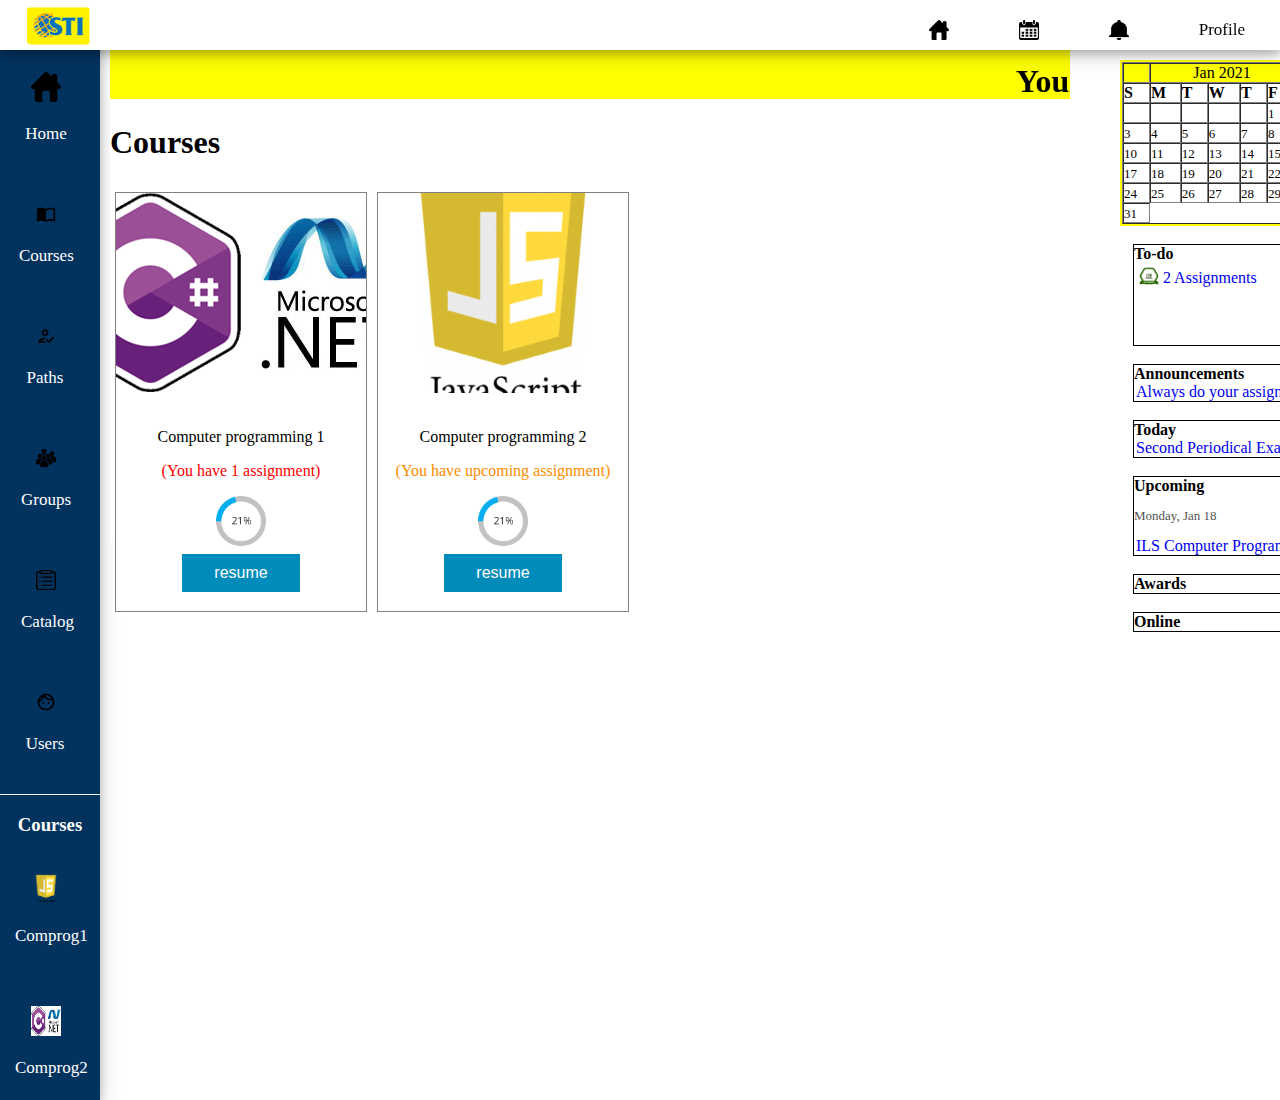
<file: Second periodical/index.html>
<!DOCTYPE html>
<html>
<head>
	<title></title>
	<link rel="preconnect" href="https://fonts.gstatic.com">
<link href="https://fonts.googleapis.com/css2?family=Open+Sans:wght@600&display=swap" rel="stylesheet">
  <link rel="stylesheet" href="style2.css">
	<meta name="viewport" content="width; initial-scale=1.0;">
</head>
<body>
<div class="topnav topnav-mobile">
  <img src="elms_logo.png" class="elms-logo">
  <a href="Profile.html">Profile</a>
  <a href=""><img src="bell.png" width="20px" height="20px"></a>
  <a href=""><img src="calendar.png" width="20px" height="20px"></a>
     <a href="index.html"><img src="home.png" width="20px" height="20px"></a>
</div>
<div class="side-nav"> 
	<a href="#section4" class="side-nav-1"><img src="home.png" width="30" height="30" style="position: relative;left: 5px;"><p class="text-nav-position0">Home</p></a>
  <a href="#section3" class="side-nav-2"><img src="book.svg" width="20" height="20" style="position: relative;left: 5px;"><p class="text-nav-position1" style="position:relative; left: 2px;">Courses</p></a>
  <a href="#section2" class="side-nav-3"><img src="teacher.svg" width="20" height="20" style="position: relative;left: 5px;"><p class="text-nav-position2" style="position: relative;left: 4px;">Paths</p></a>
   <a href="#section1" class="side-nav-4"><img src="groups.png" width="20" height="20" style="position: relative;left: 5px;"><p class="text-nav-position3" style="position: relative;left: 4px;">Groups</p></a>
   <a href="#section1" class="side-nav-4"><img src="catalog.png" width="20" height="20" style="position: relative;left: 5px;"><p class="text-nav-position3" style="position: relative;left: 4px;">Catalog</p></a>
   <a href="#section1" class="side-nav-4"><img src="student.svg" width="20" height="20" style="position: relative;left: 5px;"><p class="text-nav-position3" style="position: relative;left: 4px;">Users</p></a>
   <div class="line-end"></div>
   <center><h3 style="color: white;">Courses</h3></center>
   <a href="subject1.html" class="side-nav-4"><img src="javascript.png" width="30" height="30" style="position: relative;left: 5px;"><p class="text-nav-position3" style="position: relative;left: -2px;">Comprog1</p></a>
   <a href="subject2.html" class="side-nav-4"><img src="c.png" width="30" height="30" style="position: relative;left: 5px;"><p class="text-nav-position3" style="position: relative;left: -2px;">Comprog2</p></a>
</div>
<div class="right-container">
	 <table border='1'  bordercolor='#FFFF00' cellspacing='0' cellpadding='0' align=center >
<tr><td><table cellspacing='0' cellpadding='0' align=center  border='1' width='200'><td  align=center bgcolor='#FFFF00'>  </td><td colspan=5 align=center bgcolor='#FFFF00'><font size='3' face='Tahoma'>Jan 2021  </td><td  align=center bgcolor='#FFFF00'>   </td></tr><tr><td><font size='3' face='Tahoma'><b>S</b></font></td><td><font size='3' face='Tahoma'><b>M</b></font></td><td><font size='3' face='Tahoma'><b>T</b></font></td><td><font size='3' face='Tahoma'><b>W</b></font></td><td><font size='3' face='Tahoma'><b>T</b></font></td><td><font size='3' face='Tahoma'><b>F</b></font></td><td><font size='3' face='Tahoma'><b>S</b></font></td></tr><tr><td> </td><td> </td><td> </td><td> </td><td> </td><td valign=top><font size='2' face='Tahoma'>1  
<br>
 </font></td><td valign=top><font size='2' face='Tahoma'>2  
<br>
 </font></td></tr><tr><td valign=top><font size='2' face='Tahoma'>3  
<br>
 </font></td><td valign=top><font size='2' face='Tahoma'>4  
<br>
 </font></td><td valign=top><font size='2' face='Tahoma'>5  
<br>
 </font></td><td valign=top><font size='2' face='Tahoma'>6  
<br>
 </font></td><td valign=top><font size='2' face='Tahoma'>7  
<br>
 </font></td><td valign=top><font size='2' face='Tahoma'>8  
<br>
 </font></td><td valign=top><font size='2' face='Tahoma'>9  
<br>
 </font></td></tr><tr><td valign=top><font size='2' face='Tahoma'>10  
<br>
 </font></td><td valign=top><font size='2' face='Tahoma'>11  
<br>
 </font></td><td valign=top><font size='2' face='Tahoma'>12  
<br>
 </font></td><td valign=top><font size='2' face='Tahoma'>13  
<br>
 </font></td><td valign=top><font size='2' face='Tahoma'>14  
<br>
 </font></td><td valign=top><font size='2' face='Tahoma'>15  
<br>
 </font></td><td valign=top><font size='2' face='Tahoma'>16  
<br>
 </font></td></tr><tr><td valign=top><font size='2' face='Tahoma'>17  
<br>
 </font></td><td valign=top><font size='2' face='Tahoma'>18  
<br>
 </font></td><td valign=top><font size='2' face='Tahoma'>19  
<br>
 </font></td><td valign=top><font size='2' face='Tahoma'>20  
<br>
 </font></td><td valign=top><font size='2' face='Tahoma'>21  
<br>
 </font></td><td valign=top><font size='2' face='Tahoma'>22  
<br>
 </font></td><td valign=top><font size='2' face='Tahoma'>23  
<br>
 </font></td></tr><tr><td valign=top><font size='2' face='Tahoma'>24  
<br>
 </font></td><td valign=top><font size='2' face='Tahoma'>25  
<br>
 </font></td><td valign=top><font size='2' face='Tahoma'>26  
<br>
 </font></td><td valign=top><font size='2' face='Tahoma'>27  
<br>
 </font></td><td valign=top><font size='2' face='Tahoma'>28  
<br>
 </font></td><td valign=top><font size='2' face='Tahoma'>29  
<br>
 </font></td><td valign=top><font size='2' face='Tahoma'>30  
<br>
 </font></td></tr><tr><td valign=top><font size='2' face='Tahoma'>31  
<br>
 </font></td></tr></table></td></tr></table>
<br>
<div class="right-box-todo">
	<b>To-do</b>
	<br>
	<img src="assignment.png" class="btn-assignment">
	<a href="#" onclick="toggle_visibility('foo');" style="text-decoration: none;">2 Assignments</a>
<div id="foo" style="display: none;">
	<a href="subject1assignments.html" class="assignment-button1">Computer Programming 1</a>
	<br>
  <a href="#" class="assignment-button2">Computer Programming 2</a>
</div>
</div>
	<br>
<div class="right-box-announcements">
	<b>Announcements</b>
	<br>
	<a href="#" class="assignment-button2">Always do your assignment!</a>
</div>
	<br>
<div class="right-box-today">
	<b>Today</b>
	<br>
	<a href="subject1assignments.html" class="assignment-button2">Second Periodical Exam</a>
</div>
<br>
<div class="right-box-upcoming">
	<b>Upcoming</b>
	<p class="upcoming-date">Monday, Jan 18</p>
	<a href="subject2assignments.html" class="assignment-button2">ILS Computer Programming</a>
</div>
<br>
<div class="right-box-awards">
	<b>Awards</b>
</div>
<br>
<div class="right-box-online">
	<b>Online</b>
</div>

</div>
<div class="container-dashboard">
	<MARQUEE class="movement-announcement">
<h1>You have 1 assignment to do. Checkout your assignment!</h1>
</MARQUEE>
	<h1>Courses</h1>
	<div class="gallery">
  <a href="subject1.html">
    <img src="c.png">
  </a>
  <div class="desc"><p>Computer programming 1 <p style="color: red;">(You have 1 assignment)</p></p> <img src="progress.png" style="width: 50px;height: 50px;"><br><a href="subject1.html"><button class="button">resume</button></a> </div>
</div>

<div class="gallery">
  <a href="subject2.html">
    <img src="javascript.png">
  </a>
  <div class="desc"><p>Computer programming 2 <p style="color: darkorange;">(You have upcoming assignment)</p></p> <img src="progress.png" style="width: 50px;height: 50px;" > <br><a href="subject2.html"><button class="button">resume</button></a> </div>
</div>
</div>

<script type="text/javascript">
<!--
    function toggle_visibility(id) {
       var e = document.getElementById(id);
       if(e.style.display == 'none')
          e.style.display = 'block';
       else
          e.style.display = 'none';
    }
//-->
</script>
</body>
</html>
</file>
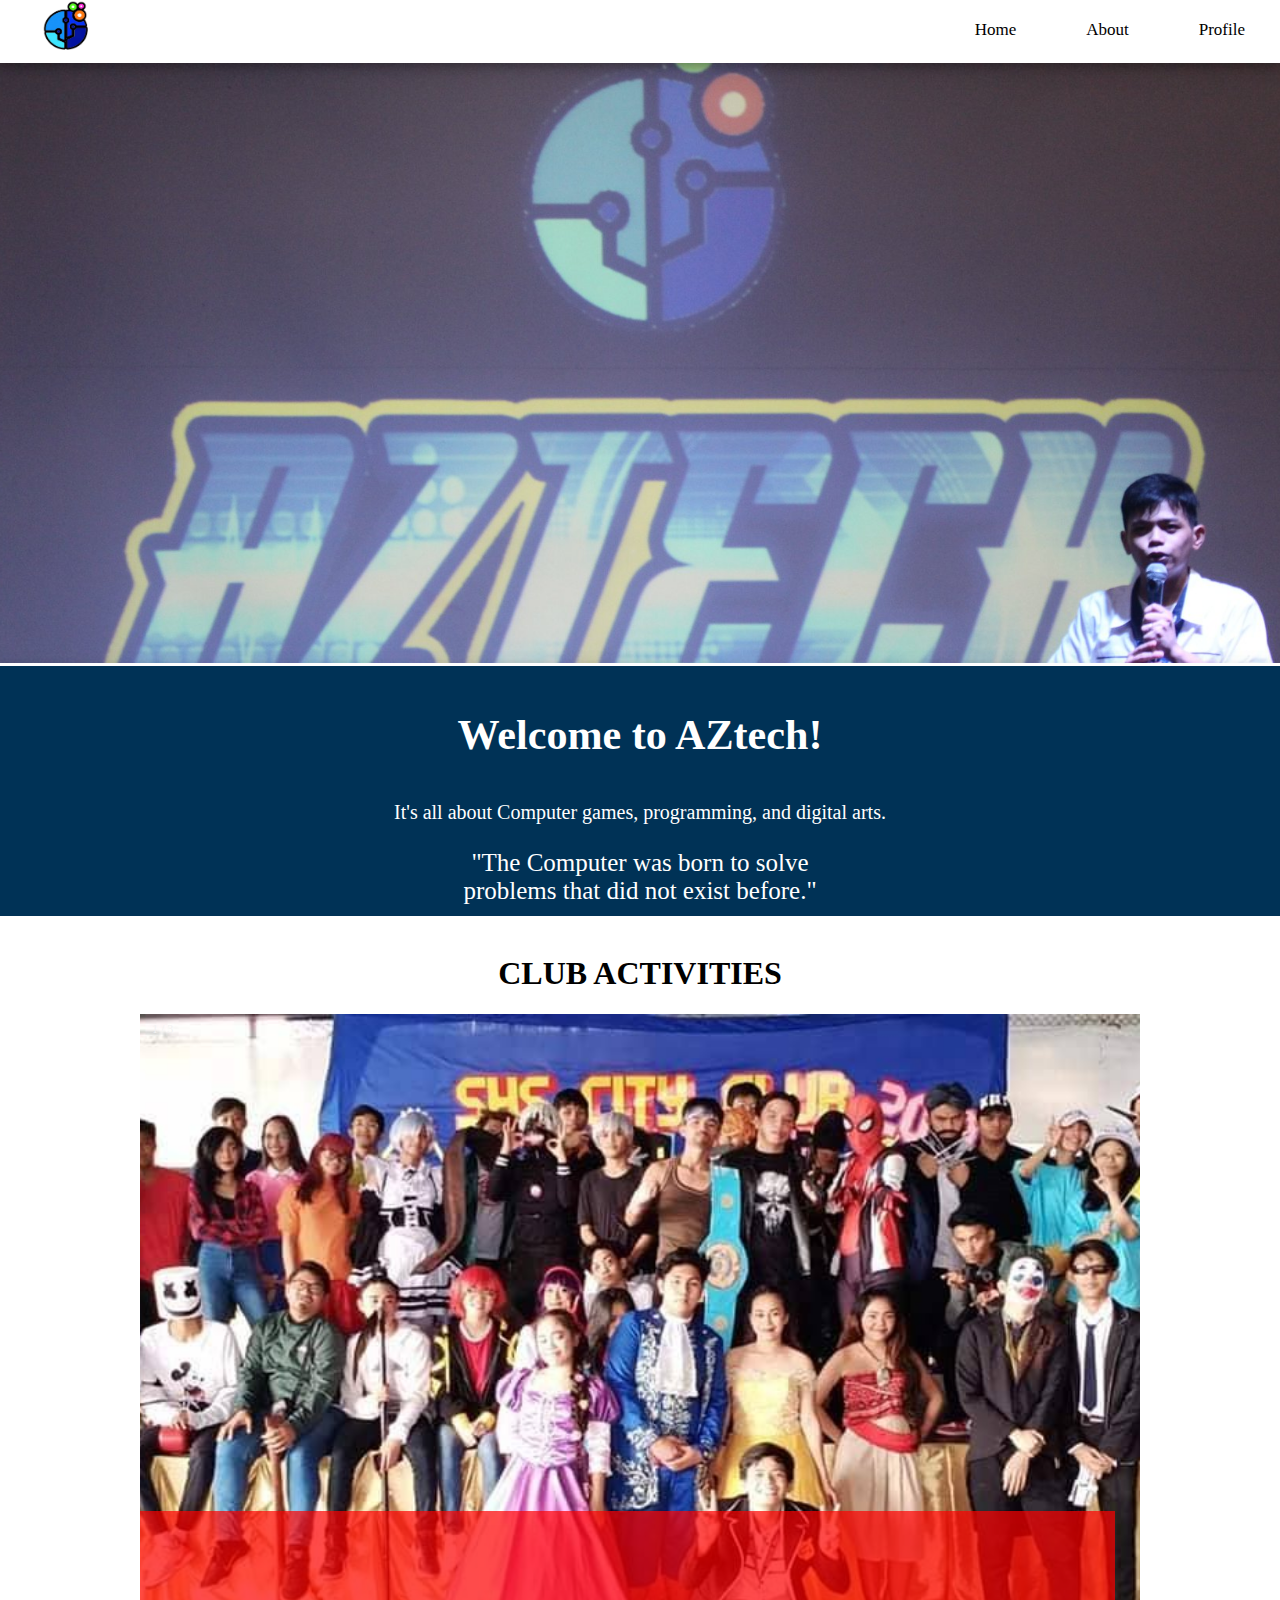
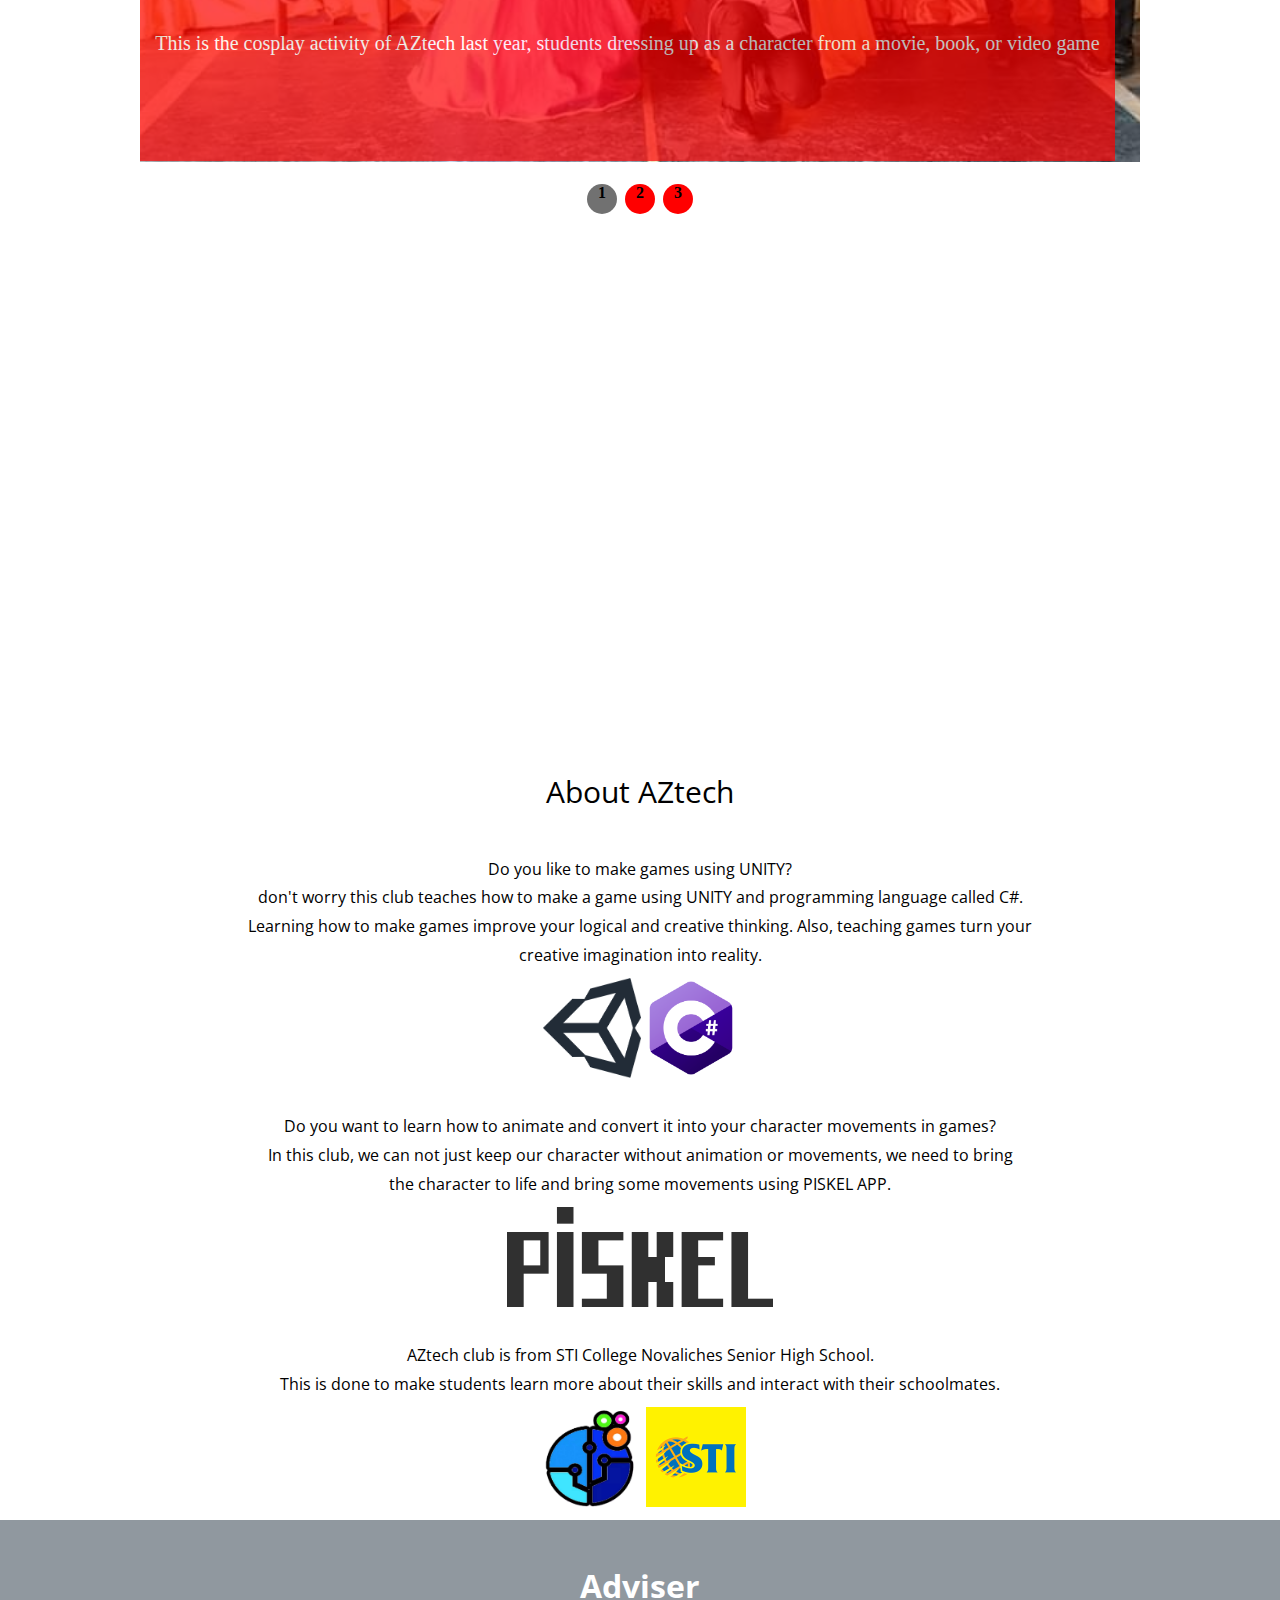
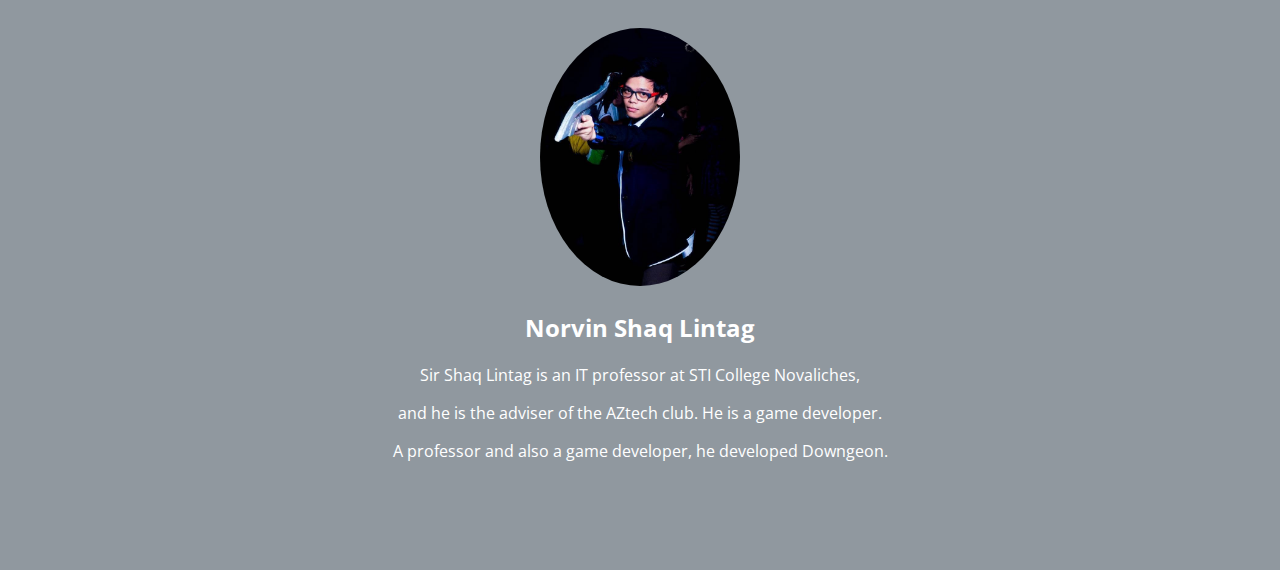
<file: King_Club_Website_Javascript/about.html>
<!DOCTYPE html>
<html>
<head>
	<link rel="preconnect" href="https://fonts.gstatic.com">
<link href="https://fonts.googleapis.com/css2?family=Open+Sans:wght@600&display=swap" rel="stylesheet">
  <link rel="stylesheet" href="style.css">
  <script type="text/javascript" src="Vanilla.js"></script> 
<meta name="viewport" content="width; initial-scale=1.0;">
</head>
<body>
<div class="topnav topnav-mobile">
  <img src="AZtech_logo.jpg" style="position: relative; left: 3%; height: 50px;">
  <a href="profile.html">Profile</a>
  <a href="about.html">About</a>
  <a href="index.html">Home</a>
</div>
<div id="section1"></div>
<div  class="parallax parallax-mobile"></div>
<div class="box">&nbsp;</div>
<div class="duck duck-mobile">
	
	<center><h3>Welcome to AZtech!</h3></center>
	<center><p style="font-size: 20px;">It's all about Computer games, programming, and digital arts.</p></center>
	<center><p style="font-size: 25px;">"The Computer was born to solve <br>problems that did not exist before."</p>
</div>
<br>
<div id="section2"></div>
<center><h1>CLUB ACTIVITIES</h1></center>
<div class="dropdown-container">
	<center><h1 class="link-class">Cosplay</h1></center>
	<center><img src="activity0.jpg" style="width: 90%"></center>
	<center><p style="font-family: Open Sans;">This is the cosplay activity of AZtech last year, students dressing up as a character from a movie, book, or video game</p></center>
	<center><h1 class="link-class">Live Character Creation</h1></center>
	<center><img src="activity1.jpg" style="width: 90%"></center>
	<center><img src="activity2.jpg" style="width: 90%"></center>
	<center><p style="font-family: Open Sans;">Live Character Creation. In this club activity, they create Live Character Creation. You will send them the picture you want, anime character, cartoon character, or yourself. Also, you must pay them around 100 Pesos - 150 Pesos. After that, they will do it, and you will see the process of how they do the live character creation using digital arts. It's amazing and fun.</p></center>
</div>
<div class="slideshow-container slideshow-container-mobile ">
  <div class="mySlides fade">
    <div class="numbertext">1 / 3</div>
    <img src="activity0.jpg" style="width:100%; height: 748px; object-fit: cover;">
    <div class="text"><p class="text-background">This is the cosplay activity of AZtech last year, students dressing up as a character from a movie, book, or video game</p></div>
  </div>
  <div class="mySlides fade">
    <div class="numbertext">2 / 3</div>
    <img src="activity1.jpg" style="width:100%">
    <div class="text"><p class="text-background">Live Character Creation. In this club activity, they create Live Character Creation. You will send them the picture you want, anime character, cartoon character, or yourself. Also, you must pay them around 100 Pesos - 150 Pesos. After that, they will do it, and you will see the process of how they do the live character creation using digital arts. It's amazing and fun.</p></div>
  </div>

  <div class="mySlides fade">
    <div class="numbertext">3 / 3</div>
    <img src="activity2.jpg" style="width:100%">
    <div class="text"><p class="text-background">Live Character Creation. In this club activity, they create Live Character Creation. You will send them the picture you want, anime character, cartoon character, or yourself. Also, you must pay them around 100 Pesos - 150 Pesos. After that, they will do it, and you will see the process of how they do the live character creation using digital arts. It's amazing and fun.</p></div>
  </div>
</div>
<br>

<div style="text-align:center">
 <span class="dot dot-mobile" onclick="currentSlide(1)"><b>1</b></span>
  <span class="dot dot-mobile" onclick="currentSlide(2)"><b>2</b></span>
  <span class="dot dot-mobile" onclick="currentSlide(3)"><b>3</b></span>
</div>
	<br>
</div>
<div class="background1 background1-mobile"></div>
<br>
<div id="section3"></div>
<div></div>
<div></div>
<div class="container2 container2-mobile">
<p style="font-size: 30px;">About AZtech</p>
<br>
<p>Do you like to make games using UNITY?</p>
<p>
don't worry this club teaches how to make a game using UNITY and programming language called C#.</p>
<p>Learning how to make games improve your logical and creative thinking. Also, teaching games turn your</p>
<p> creative imagination into reality.</p>
<img src="unity.png" style="height: 100px;">   <img src="Csharp.png" style="height: 100px;">
<br><br><br>
<p>Do you want to learn how to animate and convert it into your character movements in games?</p>
<p> In this club, we can not just keep our character without animation or movements, we need to bring</p>
<p> the character to life and bring some movements using PISKEL APP.</p>
<img src="piskel.png" style="height: 100px;">
<br><br><br>
<p> AZtech club is from STI College Novaliches Senior High School.</p>
This is done to make students learn more about their skills and interact with their schoolmates.</p>
<p></p>
<img src="AZtech_logo.jpg" style="height: 100px;"> <img src="STI.png" style="height: 100px;">
<br><br>
</div>
<div class="background2 background2-mobile" id="section4">
	<div class="gradient2 gradient2-mobile"><br>
		<h1>Adviser</h1>
		<img src="Adviser.jpg"  class="Adviser Adviser-mobile" alt="Avatar" style="width:200px">
		<h2>Norvin Shaq Lintag</h2>
		<p> Sir Shaq Lintag is an IT professor at STI College Novaliches,</p>
		<p> and he is the adviser of the AZtech club. He is a game developer.</p>
		<p> A professor and also a game developer, he developed Downgeon.</p>
	</div>
</div>

</body>

<script type="text/javascript">var slideIndex = 1;
showSlides(slideIndex);

function plusSlides(n) {
  showSlides(slideIndex += n);
}

function currentSlide(n) {
  showSlides(slideIndex = n);
}

function showSlides(n) {
  var i;
  var slides = document.getElementsByClassName("mySlides");
  var dots = document.getElementsByClassName("dot");
  if (n > slides.length) {slideIndex = 1}
  if (n < 1) {slideIndex = slides.length} ;
  for (i = 0; i < slides.length; i++) {
      slides[i].style.display = "none";
  }
  for (i = 0; i < dots.length; i++) {
      dots[i].className = dots[i].className.replace(" active", "");
  }
  slides[slideIndex-1].style.display = "block";
  dots[slideIndex-1].className += " active";
}
/* When the user clicks on the button, 
toggle between hiding and showing the dropdown content */
function myFunction() {
  document.getElementById("myDropdown").classList.toggle("show");

}

// Close the dropdown if the user clicks outside of it
window.onclick = function(event) {
  if (!event.target.matches('.dropbtn')) {
    var dropdowns = document.getElementsByClassName("dropdown-content");
    var i;
    for (i = 0; i < dropdowns.length; i++) {
      var openDropdown = dropdowns[i];
      if (openDropdown.classList.contains('show')) {
        openDropdown.classList.remove('show');
      }
    }
  }
}
</script>
</html>
</file>
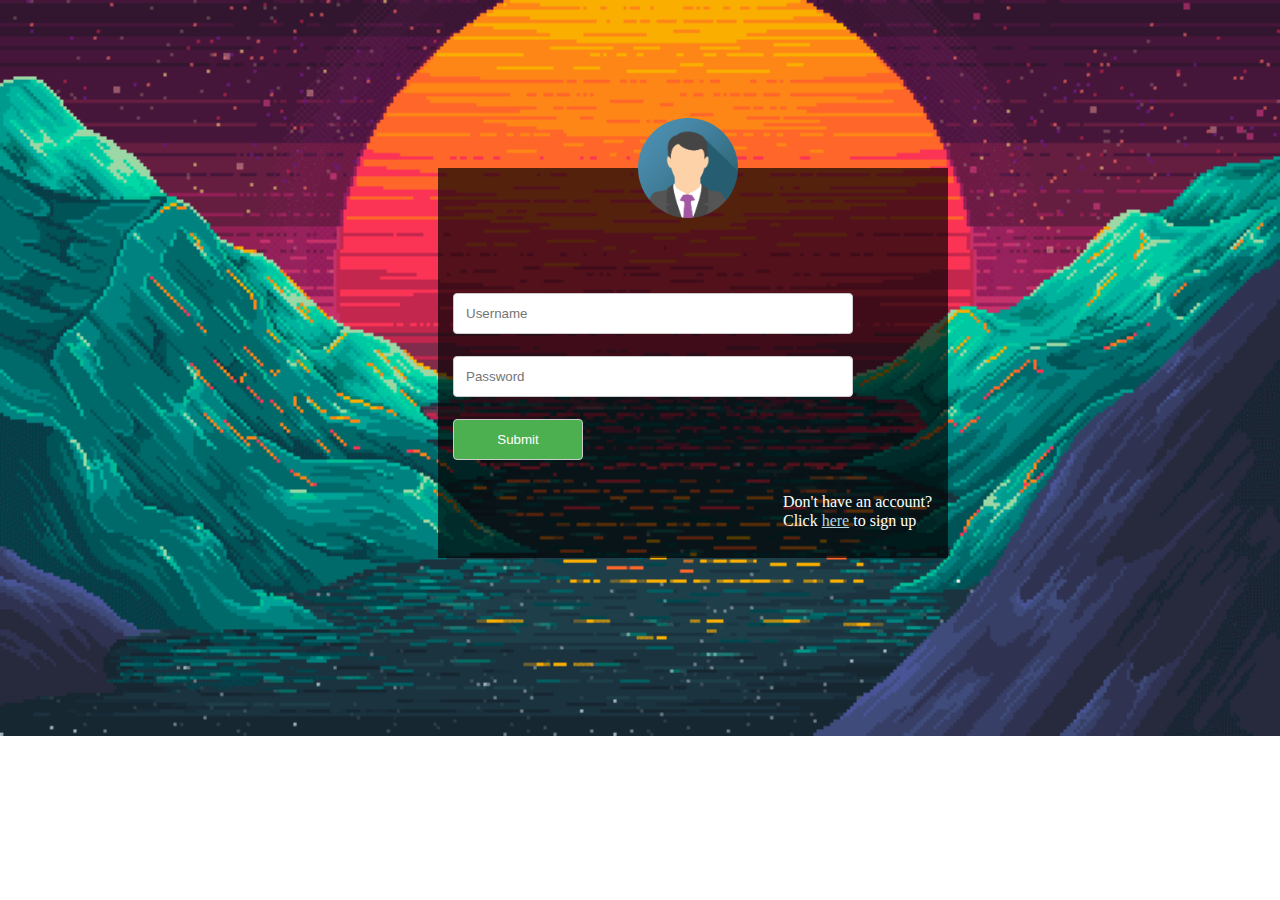
<file: King_Club_Website_Javascript/login.html>
<!DOCTYPE html>
<html>
<head>
  <title>AZtech</title>
</head>

<style type="text/css">
  @media screen and (min-width: 600px){
    body {
  background-image: url("background.gif");
 height: 100%; 

  /* Center and scale the image nicely */
  background-position: center;
  background-repeat: no-repeat;
  background-size: cover;
}
input {
  width: 100%;
  padding: 12px;
  border: 1px solid #ccc;
  border-radius: 4px;
  box-sizing: border-box;
  margin-top: 6px;
  margin-bottom: 16px;

}

/* Style the submit button */
input[type=submit] {
  background-color: #4CAF50;
  color: white;
  width: 130px;
  margin-left: 2%;
}
.user-size{
  width: 80%;
  margin-top: 24%;
  margin-left: 2%; 
}

.pass-size{
  width: 80%;
  margin-left: 2%;
}
/* Style the container for inputs */
.container {
  background-color: hsla(0, 0%, 0%, 0.67);
  padding: 5px;
  width: 500px; 
  height: 380px;
  margin-top: 150px;
  margin-left: 430px;
}
.blank{
  background-color: #ffffff00;
  position: relative;
  padding: 5px;
  width: 500px;
  top: 150px;
  left: 430px;
}
.avatar{
  position: absolute;
   vertical-align: middle;
   top: -40px;
   left: 200px;
  width: 100px;
  height: 100px;
  border-radius: 50%;
}
.sign-up{
  color: white;
  font-family: Open-sans;
  margin-left: 340px;
  line-height: 1.2;
}

/* The message box is shown when the user clicks on the password field */
#message {
  display:none;
  background: #f1f1f1;
  color: #000;
  position: relative;
  padding: 20px;
  margin-top: 10px;
}

#message p {
  padding: 10px 35px;
  font-size: 18px;
}

/* Add a green text color and a checkmark when the requirements are right */
.valid {
  color: green;
}

.valid:before {
  position: relative;
  left: -35px;
  content: "✔";
}

/* Add a red text color and an "x" when the requirements are wrong */
.invalid {
  color: red;
}

.invalid:before {
  position: relative;
  left: -35px;
  content: "✖";
}
}
  @media screen and (max-width: 600px){

  }
</style>
<body>
<div class="blank">
  <img src="img_avatar.png" alt="Avatar" class="avatar">
</div>
<div class="container">
  <form action="index.html">
    
    <input type="text" class="user-size" id="usrname" name="usrname" placeholder="Username" required>
    <br>
    <input type="password" class="pass-size" id="psw" name="psw" placeholder="Password" required>
    
    <input type="submit" value="Submit">
    <p class="sign-up">Don't have an account?<br>Click <a href="Registration.html" style="color: lightblue;">here</a> to sign up</p>
  </form>
</div>

  <script type="text/javascript">
 
  </script>

</body>
</html>
</file>
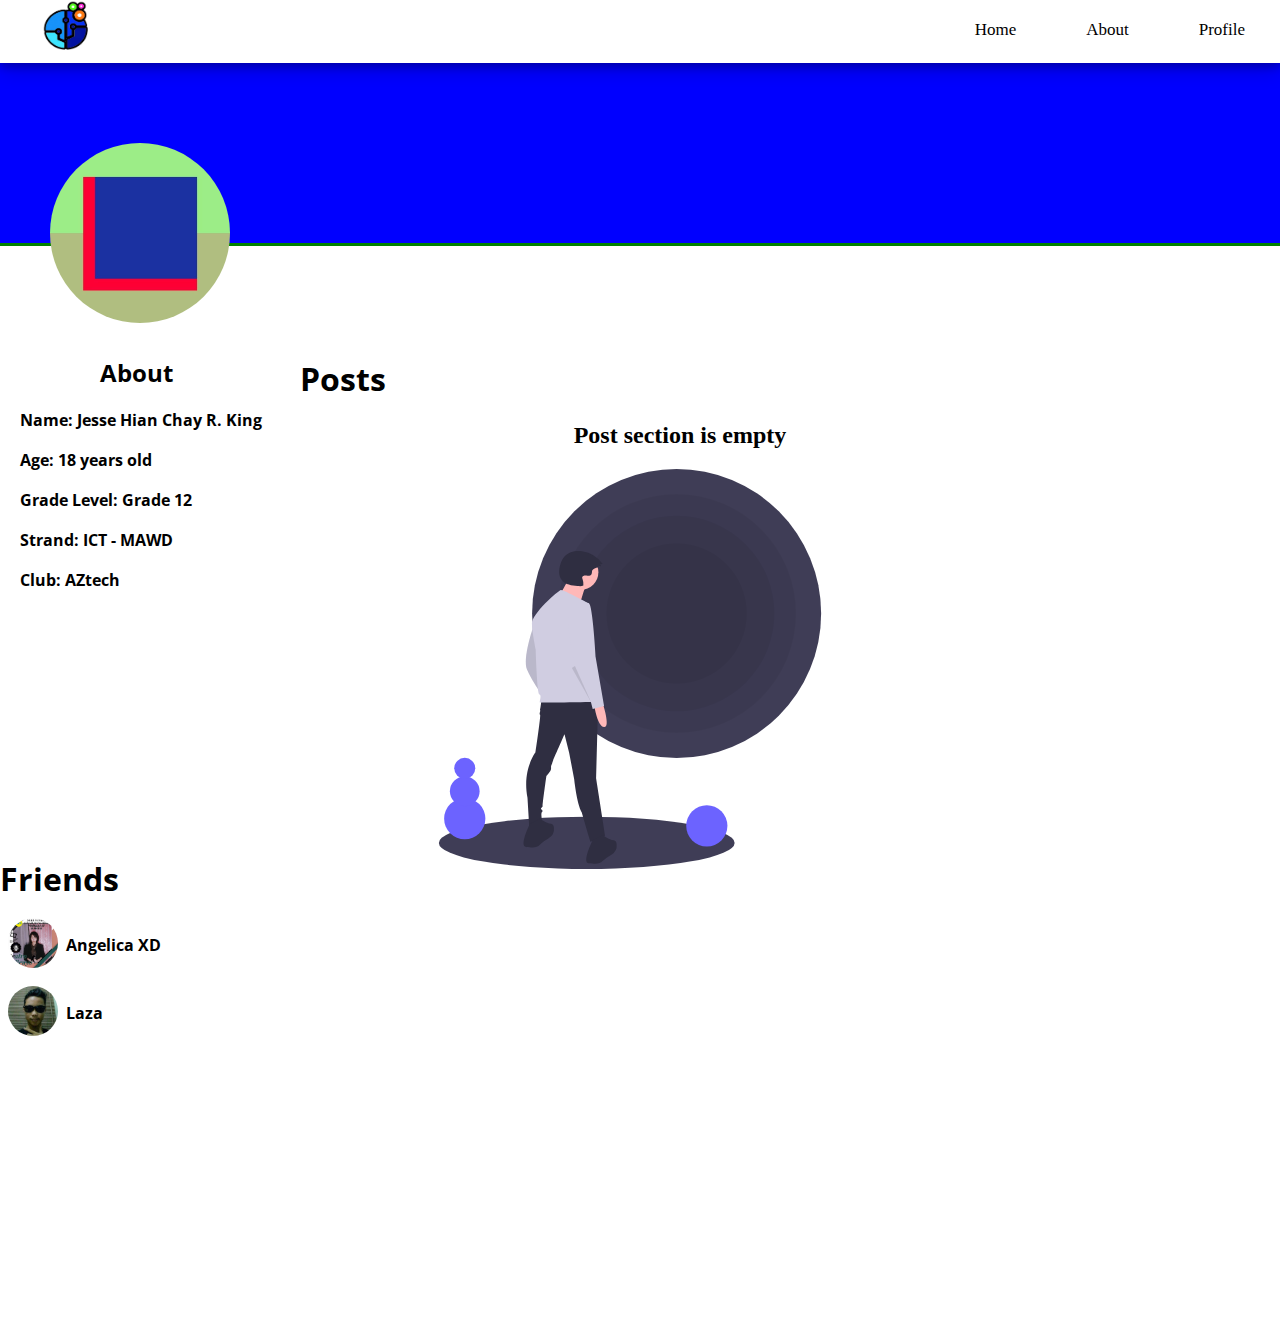
<file: King_Club_Website_Javascript/profile.html>
<!DOCTYPE html>
<html>
<head>
  <link rel="preconnect" href="https://fonts.gstatic.com">
<link rel="preconnect" href="https://fonts.gstatic.com">
<link href="https://fonts.googleapis.com/css2?family=Open+Sans&display=swap" rel="stylesheet">
  <link rel="stylesheet" href="style.css">
  <script type="text/javascript" src="Vanilla.js"></script> 
<meta name="viewport" content="width; initial-scale=1.0;">
</head>
<body>
<div class="topnav topnav-mobile">
  <img src="AZtech_logo.jpg" style="position: relative; left: 3%; height: 50px;">
  <a href="#section4">Profile</a>
  <a href="about.html">About</a>
  <a href="index.html">Home</a>
</div>
<div class="background-cover"></div>
<div class="background-line"><img src="avatar.jpg" alt="Avatar" class="avatar" style="width: 180px; height: 180px; position: relative;top: -100px; margin-left: 50px;"></div> 
<br>
<br>
<br>
<br>
<br>
<div class="profile-about"><h2 style="font-family: 'Open Sans';margin-left: 100px;">About</h2>
	<b style="font-family: 'Open Sans'; margin-left: 20px;">Name: Jesse Hian Chay R. King</b>
	<br>
	<br>
	<b style="font-family: 'Open Sans'; margin-left: 20px">Age: 18 years old</b>
	<br>
	<br>
	<b style="font-family: 'Open Sans'; margin-left: 20px;">Grade Level: Grade 12</b>
	<br>
	<br>
	<b style="font-family: 'Open Sans'; margin-left: 20px;">Strand: ICT - MAWD</b>
	<br>
	<br>
	<b style="font-family: 'Open Sans'; margin-left: 20px;">Club: AZtech</b></div>
	<div class="profile-about2"><h1 style="font-family: 'Open Sans'">Posts</h1><center><h2 style="margin-left: -40px;">Post section is empty</h2></center><img src="empty.svg" height="400" width="400" style="margin-left: 130px;"></h1></div>
	<div class="profile-about3"><h1 style="font-family: 'Open Sans'">Friends</h1>

		<h2 class="number-line"></h2><a href="profile.html" style="color: black; text-decoration: none;position: relative;top: -4px;left: 8px; "><img src="Lica.jpg" alt="Avatar" class="avatar">
    <b class="position-name" style="position: relative;top: 2px; font-family: 'Open Sans';position: relative;top: 4px;">Angelica XD</b></a>
    <br>
    <br>
		<h2 class="number-line"></h2><a href="profile.html" style="color: black; text-decoration: none;position: relative;top: -4px;left: 8px; "><img src="Laza.jpg" alt="Avatar" class="avatar">
    <b class="position-name" style="position: relative;top: 2px; font-family: 'Open Sans';position: relative;top: 4px;">Laza</b></a>
		</div>
</file>
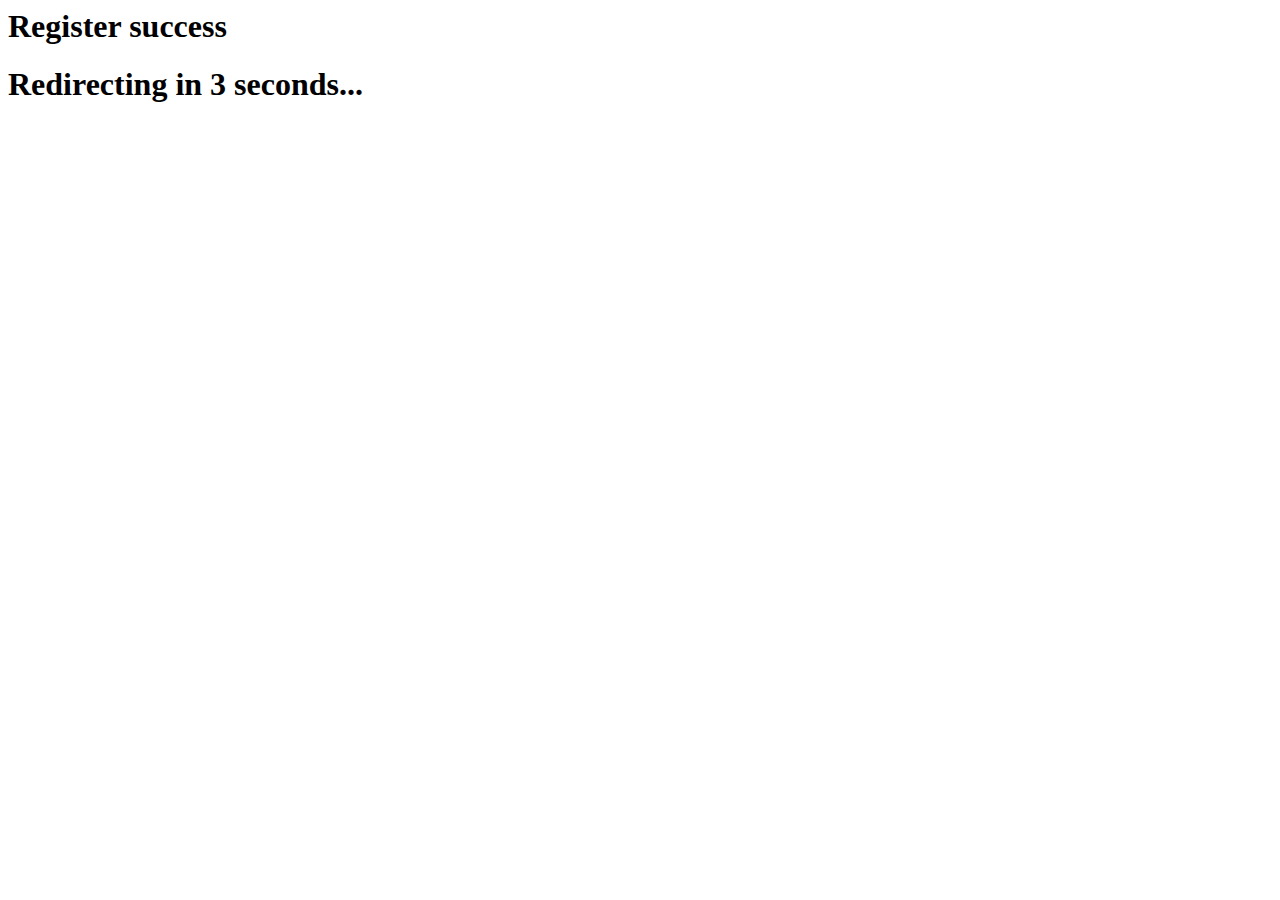
<file: King_Club_Website_Javascript/redirect.html>
<html>
    <head>
        <meta http-equiv="refresh" content="3;url=login.html" />
    </head>
    <body>
    	<h1>Register success</h1>
        <h1>Redirecting in 3 seconds...</h1>
    </body>
</html>
</file>
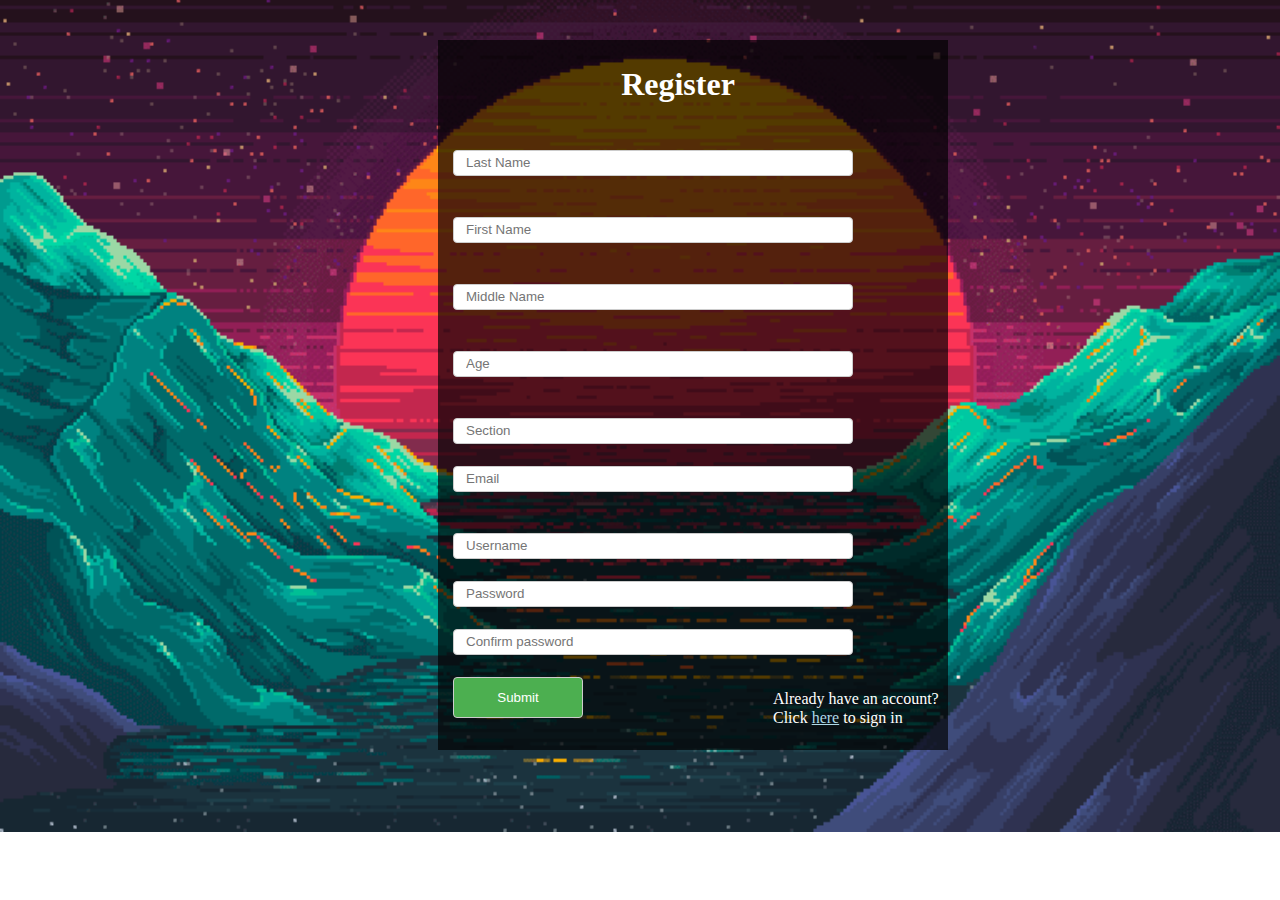
<file: King_Club_Website_Javascript/registration.html>
<!DOCTYPE html>
<html>
<head>
	<title></title>
</head>
<style type="text/css">
  @media screen and (min-width: 600px){
    body {
  background-image: url("background.gif");
 height: 100%; 

  /* Center and scale the image nicely */
  background-position: center;
  background-repeat: no-repeat;
  background-size: cover;
}
input {
  width: 100%;
  padding: 12px;
  border: 1px solid #ccc;
  border-radius: 4px;
  box-sizing: border-box;
  margin-top: 6px;
  margin-bottom: 16px;

}

/* Style the submit button */
input[type=submit] {
  background-color: #4CAF50;
  color: white;
  width: 130px;
  margin-left: 2%;
}
.user-size{
  width: 80%;
  height: 20px;
  margin-top: 5%;
  margin-left: 2%; 
}
.email-size{
	width: 80%;
  height: 20px;
	margin-left: 2%;
}

.pass-size{
  width: 80%;
  height: 20px;
  margin-left: 2%;
}
/* Style the container for inputs */
.container {
  background-color: hsla(0, 0%, 0%, 0.67);
  padding: 5px;
  width: 500px; 
  height: 700px;
  margin-top: 40px;
  margin-left: 430px;
}
.blank{
  background-color: #ffffff00;
  position: relative;
  padding: 5px;
  width: 500px;
  top: 150px;
  left: 430px;
}
.avatar{
  position: absolute;
   vertical-align: middle;
   top: -40px;
   left: 200px;
  width: 100px;
  height: 100px;
  border-radius: 50%;
}
.sign-up{
  color: white;
  font-family: Open-sans;
  margin-left: 330px;
  margin-top: -45px;
  line-height: 1.2;
}

/* The message box is shown when the user clicks on the password field */
#message {
  display:none;
  background: #f1f1f1;
  color: #000;
  position: relative;
  padding: 20px;
  margin-top: 10px;
}

#message p {
  padding: 10px 35px;
  font-size: 18px;
}

/* Add a green text color and a checkmark when the requirements are right */
.valid {
  color: green;
}

.valid:before {
  position: relative;
  left: -35px;
  content: "✔";
}

/* Add a red text color and an "x" when the requirements are wrong */
.invalid {
  color: red;
}

.invalid:before {
  position: relative;
  left: -35px;
  content: "✖";
}
}
  @media screen and (max-width: 600px){

  }
</style>
<body>
<div class="container">
  <form action="redirect.html">
    <center><h1 style="color: white; margin-left: -30px;">Register</h1></center>
    <input type="text" class="user-size" id="usrname" name="usrname" placeholder="Last Name" required>
    <br>
     <input type="text" class="user-size" id="usrname" name="usrname" placeholder="First Name" required>
    <br>
    <input type="text" class="user-size" id="usrname" name="usrname" placeholder="Middle Name" required>
    <br>
    <input type="number" class="user-size" id="usrname" name="usrname" placeholder="Age" required>
    <br>
    <input type="text" class="user-size" id="usrname" name="usrname" placeholder="Section" required>
    <br>
    <input type="email" class="email-size" id="email" name="email" placeholder="Email" required>
    <br>
    <input type="text" class="user-size" id="usrname" name="usrname" placeholder="Username" required>
    <br>
    <input type="password" class="pass-size" id="psw" name="psw" placeholder="Password" pattern="(?=.*\d)(?=.*[a-z])(?=.*[A-Z]).{8,}" title="Must contain at least one number and one uppercase and lowercase letter, and at least 8 or more characters" required>
    <br>
    <input type="password" class="pass-size" id="confirm_psw" name="confirm_psw" placeholder="Confirm password" required>
    <br>
    <input type="submit" value="Submit">
    <p class="sign-up">Already have an account?<br>Click <a href="login.html" style="color: lightblue;">here</a> to sign in</p>
  </form>
</div>

<div id="message">
  <h3>Password must contain the following:</h3>
  <p id="letter" class="invalid">A <b>lowercase</b> letter</p>
  <p id="capital" class="invalid">A <b>capital (uppercase)</b> letter</p>
  <p id="number" class="invalid">A <b>number</b></p>
  <p id="length" class="invalid">Minimum <b>8 characters</b></p>
</div>

  <script type="text/javascript">
   var myInput = document.getElementById("psw");
var letter = document.getElementById("letter");
var capital = document.getElementById("capital");
var number = document.getElementById("number");
var length = document.getElementById("length");

// When the user clicks on the password field, show the message box
myInput.onfocus = function() {
  document.getElementById("message").style.display = "block";
}

// When the user clicks outside of the password field, hide the message box
myInput.onblur = function() {
  document.getElementById("message").style.display = "none";
}

// When the user starts to type something inside the password field
myInput.onkeyup = function() {
  // Validate lowercase letters
  var lowerCaseLetters = /[a-z]/g;
  if(myInput.value.match(lowerCaseLetters)) {  
    letter.classList.remove("invalid");
    letter.classList.add("valid");
  } else {
    letter.classList.remove("valid");
    letter.classList.add("invalid");
  }
  
  // Validate capital letters
  var upperCaseLetters = /[A-Z]/g;
  if(myInput.value.match(upperCaseLetters)) {  
    capital.classList.remove("invalid");
    capital.classList.add("valid");
  } else {
    capital.classList.remove("valid");
    capital.classList.add("invalid");
  }

  // Validate numbers
  var numbers = /[0-9]/g;
  if(myInput.value.match(numbers)) {  
    number.classList.remove("invalid");
    number.classList.add("valid");
  } else {
    number.classList.remove("valid");
    number.classList.add("invalid");
  }
  
  // Validate length
  if(myInput.value.length >= 8) {
    length.classList.remove("invalid");
    length.classList.add("valid");
  } else {
    length.classList.remove("valid");
    length.classList.add("invalid");
  }
  var password = document.getElementById("psw")
  , confirm_password = document.getElementById("confirm_psw");

function validatePassword(){
  if(password.value != confirm_psw.value) {
    confirm_password.setCustomValidity("Passwords Don't Match");
  } else {
    confirm_password.setCustomValidity('');
  }
}

psw.onchange = validatePassword;
confirm_psw.onkeyup = validatePassword;
}
  </script>
</html>
</file>
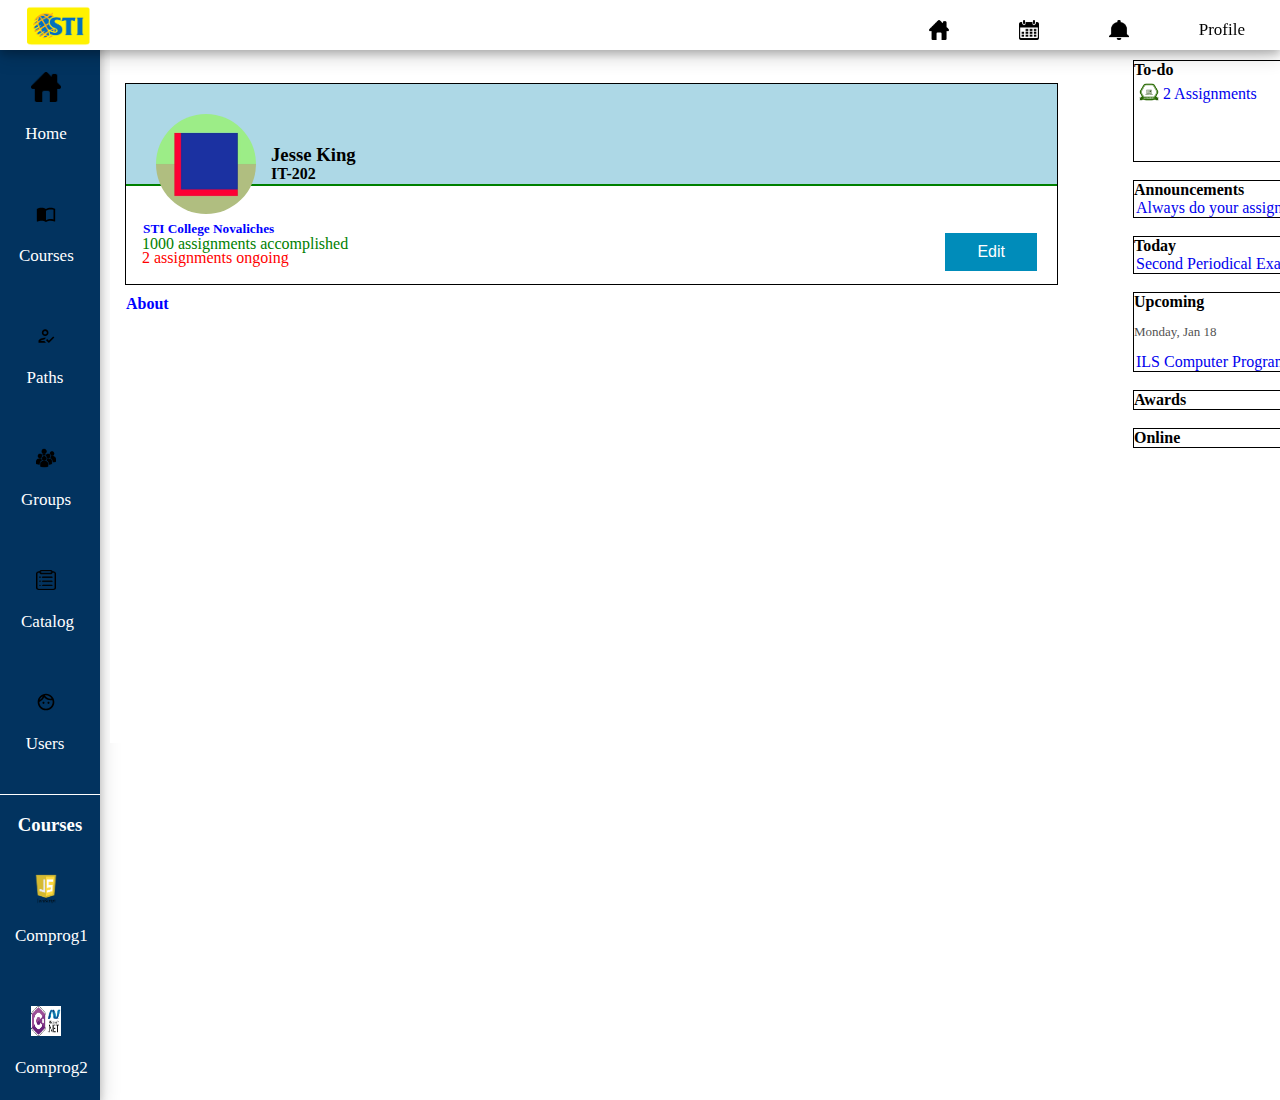
<file: Second periodical/profile.html>
<!DOCTYPE html>
<html>
<head>
	<title></title>
	<link rel="preconnect" href="https://fonts.gstatic.com">
<link href="https://fonts.googleapis.com/css2?family=Open+Sans:wght@600&display=swap" rel="stylesheet">
  <link rel="stylesheet" href="style2.css">
	<meta name="viewport" content="width; initial-scale=1.0;">
</head>
<body>
<div class="topnav topnav-mobile">
  <img src="elms_logo.png" class="elms-logo">
  <a href="#section4">Profile</a>
  <a href=""><img src="bell.png" width="20px" height="20px"></a>
  <a href=""><img src="calendar.png" width="20px" height="20px"></a>
     <a href="index.html"><img src="home.png" width="20px" height="20px"></a>
</div>
<div class="side-nav"> 
	<a href="index.html" class="side-nav-1"><img src="home.png" width="30" height="30" style="position: relative;left: 5px;"><p class="text-nav-position0">Home</p></a>
  <a href="#section3" class="side-nav-2"><img src="book.svg" width="20" height="20" style="position: relative;left: 5px;"><p class="text-nav-position1" style="position:relative; left: 2px;">Courses</p></a>
  <a href="#section2" class="side-nav-3"><img src="teacher.svg" width="20" height="20" style="position: relative;left: 5px;"><p class="text-nav-position2" style="position: relative;left: 4px;">Paths</p></a>
   <a href="#section1" class="side-nav-4"><img src="groups.png" width="20" height="20" style="position: relative;left: 5px;"><p class="text-nav-position3" style="position: relative;left: 4px;">Groups</p></a>
   <a href="#section1" class="side-nav-4"><img src="catalog.png" width="20" height="20" style="position: relative;left: 5px;"><p class="text-nav-position3" style="position: relative;left: 4px;">Catalog</p></a>
   <a href="#section1" class="side-nav-4"><img src="student.svg" width="20" height="20" style="position: relative;left: 5px;"><p class="text-nav-position3" style="position: relative;left: 4px;">Users</p></a>
   <div class="line-end"></div>
   <center><h3 style="color: white;">Courses</h3></center>
   <a href="subject1.html" class="side-nav-4"><img src="javascript.png" width="30" height="30" style="position: relative;left: 5px;"><p class="text-nav-position3" style="position: relative;left: -2px;">Comprog1</p></a>
   <a href="subject2.html" class="side-nav-4"><img src="c.png" width="30" height="30" style="position: relative;left: 5px;"><p class="text-nav-position3" style="position: relative;left: -2px;">Comprog2</p></a>
</div>
<div class="right-container">
<div class="right-box-todo">
	<b>To-do</b>
	<br>
	<img src="assignment.png" class="btn-assignment">
	<a href="#" onclick="toggle_visibility('foo');" style="text-decoration: none;">2 Assignments</a>
<div id="foo" style="display: none;">
	<a href="subject1assignments.html" class="assignment-button1">Computer Programming 1</a>
	<br>
  <a href="#" class="assignment-button2">Computer Programming 2</a>
</div>
</div>
	<br>
<div class="right-box-announcements">
	<b>Announcements</b>
	<br>
	<a href="#" class="assignment-button2">Always do your assignment!</a>
</div>
	<br>
<div class="right-box-today">
	<b>Today</b>
	<br>
	<a href="subject1assignments.html" class="assignment-button2">Second Periodical Exam</a>
</div>
<br>
<div class="right-box-upcoming">
	<b>Upcoming</b>
	<p class="upcoming-date">Monday, Jan 18</p>
	<a href="subject2assignments.html" class="assignment-button2">ILS Computer Programming</a>
</div>
<br>
<div class="right-box-awards">
	<b>Awards</b>
</div>
<br>
<div class="right-box-online">
	<b>Online</b>
</div>

</div>
<div class="container-dashboard" style="background-color: white; margin-top: -420px; height: 700px;">
<div class="profile-dashboard">
<div class="profile-background"></div>
<div class="profile-position"><img src="profilepicture.jpg" alt="Avatar" class="avatar"><h3 class="name-position">Jesse King</h3><h4 class="section-position">IT-202</h4></div>
<h5 class="campus-position">STI College Novaliches</h5><a href="subject1.html"><button class="button" style="margin-left: 88%; position: relative;top: -30px;">Edit</button></a>
<p style="color: green; margin-top: -70px; margin-left: 16px;">1000 assignments accomplished</p>
<p style="color: red; margin-top: -20px; margin-left: 16px;"> 2 assignments ongoing</p>
</div>
<h4 style="color: blue; margin-top: 50px; margin-left: 16px;">About</h4>
</div>

<script type="text/javascript">
<!--
    function toggle_visibility(id) {
       var e = document.getElementById(id);
       if(e.style.display == 'none')
          e.style.display = 'block';
       else
          e.style.display = 'none';
    }
//-->
</script>
</body>
</html>
</file>
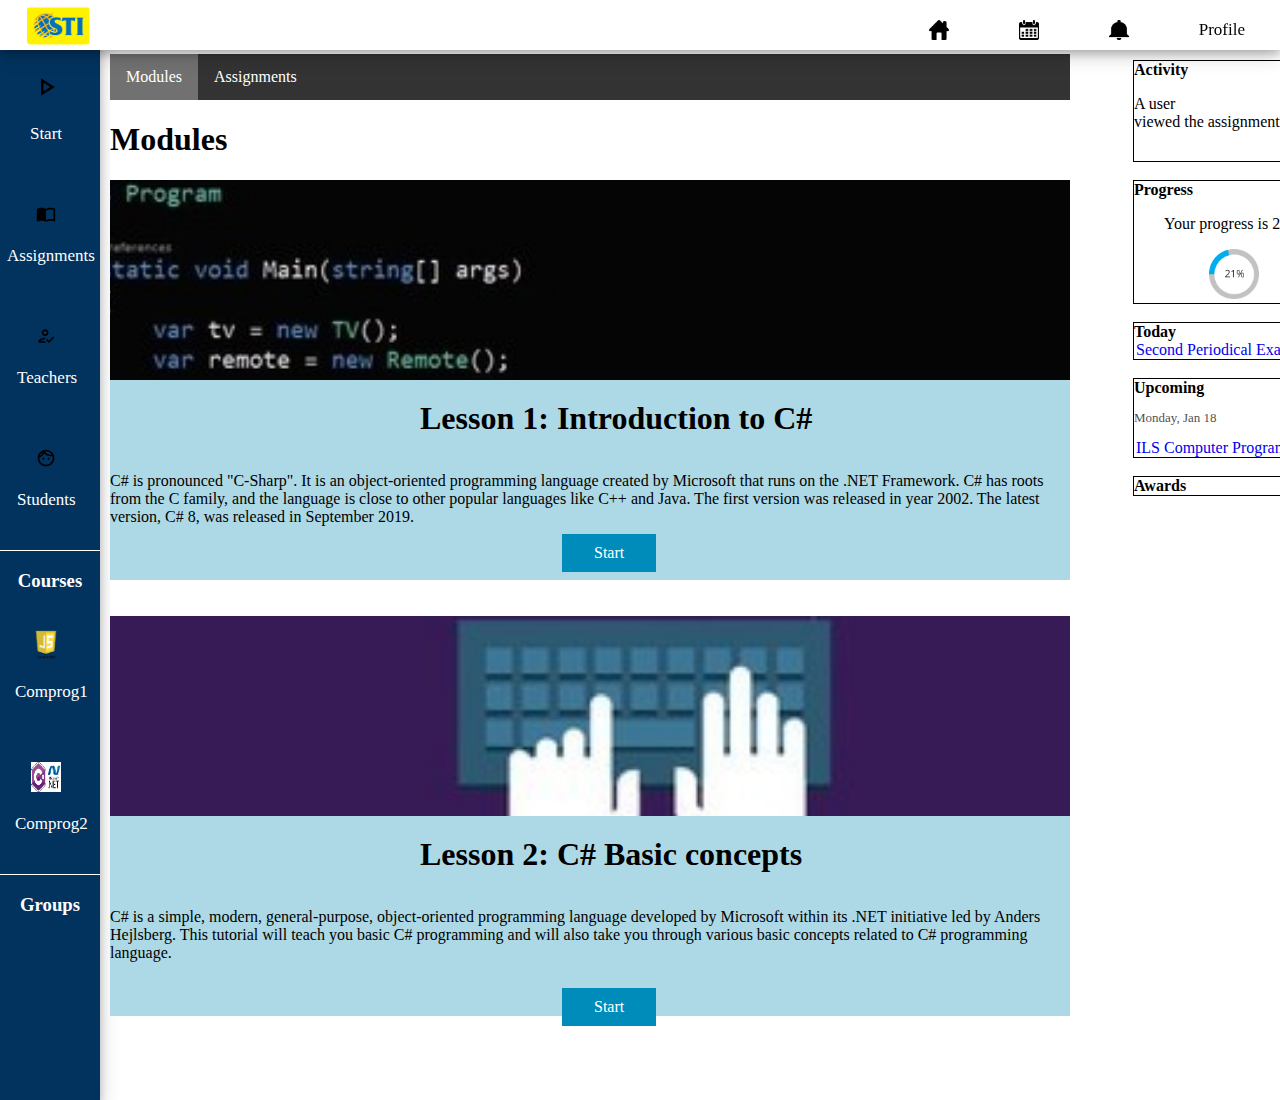
<file: Second periodical/subject1.html>
<!DOCTYPE html>
<html>
<head>
	<title></title>
	<link rel="preconnect" href="https://fonts.gstatic.com">
<link href="https://fonts.googleapis.com/css2?family=Open+Sans:wght@600&display=swap" rel="stylesheet">
  <link rel="stylesheet" href="style2.css">
	<meta name="viewport" content="width; initial-scale=1.0;">
	<link href="https://fonts.googleapis.com/icon?family=Material+Icons" rel="stylesheet">
</head>
<body>
<div class="topnav topnav-mobile">
  <img src="elms_logo.png" class="elms-logo">
  <a href="profile.html">Profile</a>
  <a href=""><img src="bell.png" width="20px" height="20px"></a>
  <a href=""><img src="calendar.png" width="20px" height="20px"></a>
     <a href="index.html"><img src="home.png" width="20px" height="20px"></a>
</div>
<div class="side-nav"> 
	<a href="#section4" class="side-nav-1"><img src="playbutton.svg" width="30" height="30" style="position: relative;left: 5px;"><p class="text-nav-position0">Start</p></a>
  <a href="subject1assignments.html" class="side-nav-2"><img src="book.svg" width="20" height="20" style="position: relative;left: 5px;"><p class="text-nav-position1">Assignments</p></a>
  <a href="#section2" class="side-nav-3"><img src="teacher.svg" width="20" height="20" style="position: relative;left: 5px;"><p class="text-nav-position2">Teachers</p></a>
   <a href="#section1" class="side-nav-4"><img src="student.svg" width="20" height="20" style="position: relative;left: 5px;"><p class="text-nav-position3">Students</p></a>
   <div class="line-end"></div>
   <center><h3 style="color: white;">Courses</h3></center>
    <a href="subject1.html" class="side-nav-4"><img src="javascript.png" width="30" height="30" style="position: relative;left: 5px;"><p class="text-nav-position3" style="position: relative;left: -2px;">Comprog1</p></a>
   <a href="subject2.html" class="side-nav-4"><img src="c.png" width="30" height="30" style="position: relative;left: 5px;"><p class="text-nav-position3" style="position: relative;left: -2px;">Comprog2</p></a>
   <div class="line-end"></div>
   <center><h3 style="color: white;">Groups</h3></center>

</div>
<div class="right-container">
<div class="right-box-todo">
	<b>Activity</b>
	<br>
	<p>A user<br>viewed the assignment</p>
	
<div id="foo" style="display: none;">
</div>
</div>
	<br>
<div class="right-box-announcements">
	<b>Progress</b>
	<br>
	<p style="position: relative;left: 30px;">Your progress is 21%</p>
	<img src="progress.png" style="width: 50px;height: 50px; position: relative;left: 75px;">
</div>
	<br>
<div class="right-box-today">
	<b>Today</b>
	<br>
	<a href="subject1assignments.html" class="assignment-button2">Second Periodical Exam</a>
</div>
<br>
<div class="right-box-upcoming">
	<b>Upcoming</b>
	<p class="upcoming-date">Monday, Jan 18</p>
	<a href="subject1assignments.html" class="assignment-button2">ILS Computer Programming</a>
</div>
<br>
<div class="right-box-awards">
	<b>Awards</b>
</div>
<br>

</div>
<div class="container-dashboard-home">
	<ul>
  <li><a class="active" href="#home">Modules</a></li>
  <li><a href="subject1assignments.html">Assignments</a></li>
</ul>
	<h1>Modules</h1>
	<div class="long-container-light"><div class="parallax-module-1"></div></div>
	<br>
	<div class="long-container-dark"><h1 class="text-module">Lesson 1: Introduction to C#</h1><br><p>C# is pronounced "C-Sharp".
It is an object-oriented programming language created by Microsoft that runs on the .NET Framework.
C# has roots from the C family, and the language is close to other popular languages like C++ and Java.
The first version was released in year 2002. The latest version, C# 8, was released in September 2019.</p><br><a href=""><div class="button-1">Start</div></a></div>
	<br>
	<br>
	<div class="long-container-light2"><div class="parallax-module-2"></div></div>
	<br>
	<div class="long-container-dark2"><h1 class="text-module">Lesson 2: C# Basic concepts</h1><br><p>C# is a simple, modern, general-purpose, object-oriented programming language developed by Microsoft within its .NET initiative led by Anders Hejlsberg. This tutorial will teach you basic C# programming and will also take you through various basic concepts related to C# programming language.</p><br><br><a href=""><div class="button-1">Start</div></a></div>
</div>

<script type="text/javascript">
<!--
    function toggle_visibility(id) {
       var e = document.getElementById(id);
       if(e.style.display == 'none')
          e.style.display = 'block';
       else
          e.style.display = 'none';
    }
//-->
</script>
</body>
</html>
</file>
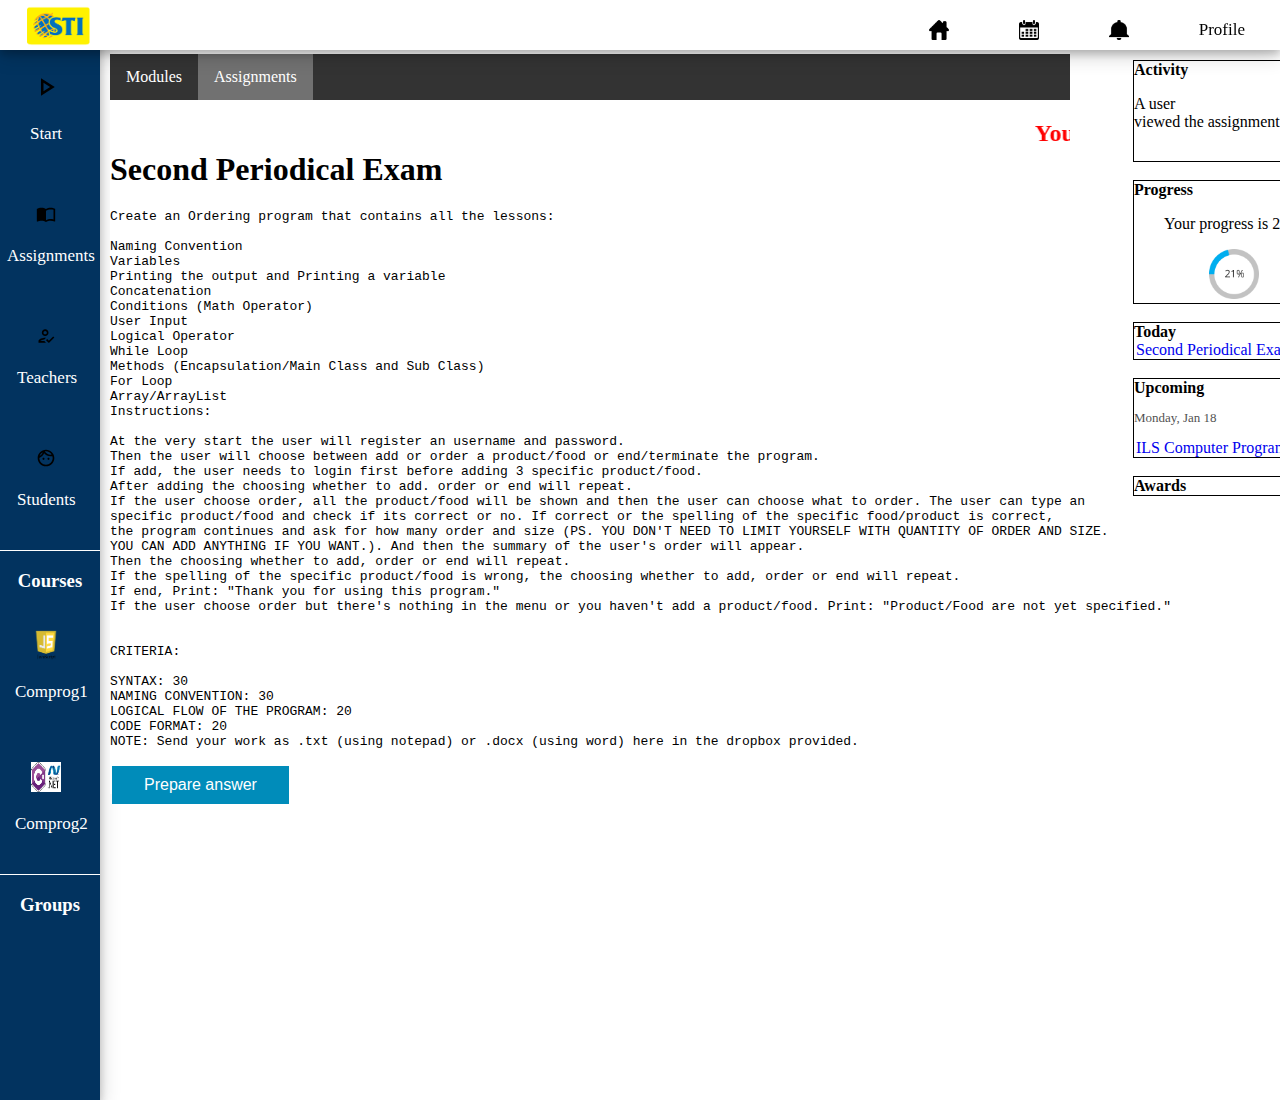
<file: Second periodical/subject1assignments.html>
<!DOCTYPE html>
<html>
<head>
	<title></title>
	<link rel="preconnect" href="https://fonts.gstatic.com">
<link href="https://fonts.googleapis.com/css2?family=Open+Sans:wght@600&display=swap" rel="stylesheet">
  <link rel="stylesheet" href="style2.css">
	<meta name="viewport" content="width; initial-scale=1.0;">
	<link href="https://fonts.googleapis.com/icon?family=Material+Icons" rel="stylesheet">
</head>
<body>
<div class="topnav topnav-mobile">
  <img src="elms_logo.png" class="elms-logo">
 <a href="profile.html">Profile</a>
  <a href=""><img src="bell.png" width="20px" height="20px"></a>
  <a href=""><img src="calendar.png" width="20px" height="20px"></a>
     <a href="index.html"><img src="home.png" width="20px" height="20px"></a>
</div>
<div class="side-nav"> 
	<a href="subject1.html" class="side-nav-1"><img src="playbutton.svg" width="30" height="30" style="position: relative;left: 5px;"><p class="text-nav-position0">Start</p></a>
  <a href="subject1assignments.html" class="side-nav-2"><img src="book.svg" width="20" height="20" style="position: relative;left: 5px;"><p class="text-nav-position1">Assignments</p></a>
  <a href="#section2" class="side-nav-3"><img src="teacher.svg" width="20" height="20" style="position: relative;left: 5px;"><p class="text-nav-position2">Teachers</p></a>
   <a href="#section1" class="side-nav-4"><img src="student.svg" width="20" height="20" style="position: relative;left: 5px;"><p class="text-nav-position3">Students</p></a>
   <div class="line-end"></div>
   <center><h3 style="color: white;">Courses</h3></center>
       <a href="subject1.html" class="side-nav-4"><img src="javascript.png" width="30" height="30" style="position: relative;left: 5px;"><p class="text-nav-position3" style="position: relative;left: -2px;">Comprog1</p></a>
   <a href="subject2.html" class="side-nav-4"><img src="c.png" width="30" height="30" style="position: relative;left: 5px;"><p class="text-nav-position3" style="position: relative;left: -2px;">Comprog2</p></a>
   <div class="line-end"></div>
   <center><h3 style="color: white;">Groups</h3></center>

</div>
<div class="right-container">
<div class="right-box-todo">
	<b>Activity</b>
	<br>
	<p>A user<br>viewed the assignment</p>
	
<div id="foo" style="display: none;">
</div>
</div>
	<br>
<div class="right-box-announcements">
	<b>Progress</b>
	<br>
	<p style="position: relative;left: 30px;">Your progress is 21%</p>
	<img src="progress.png" style="width: 50px;height: 50px; position: relative;left: 75px;">
</div>
	<br>
<div class="right-box-today">
	<b>Today</b>
	<br>
	<a href="subject1assignments.html" class="assignment-button2">Second Periodical Exam</a>
</div>
<br>
<div class="right-box-upcoming">
	<b>Upcoming</b>
	<p class="upcoming-date">Monday, Jan 18</p>
	<a href="subject2assignments.html" class="assignment-button2">ILS Computer Programming</a>
</div>
<br>
<div class="right-box-awards">
	<b>Awards</b>
</div>
<br>

</div>
<div class="container-dashboard-home">
	<ul>
  <li><a  href="subject1.html">Modules</a></li>
  <li><a class="active" href="subject1assignments.html">Assignments</a></li>
</ul>
<marquee scrollamount="4"><h2 style="color: red;">You have 1 assignment!</h2></marquee>
	<h1 style="margin-top: -20px;">Second Periodical Exam</h1>
	<pre>Create an Ordering program that contains all the lessons:

Naming Convention
Variables
Printing the output and Printing a variable
Concatenation
Conditions (Math Operator)
User Input
Logical Operator
While Loop
Methods (Encapsulation/Main Class and Sub Class)
For Loop
Array/ArrayList
Instructions:

At the very start the user will register an username and password.
Then the user will choose between add or order a product/food or end/terminate the program. 
If add, the user needs to login first before adding 3 specific product/food.
After adding the choosing whether to add. order or end will repeat.
If the user choose order, all the product/food will be shown and then the user can choose what to order. The user can type an 
specific product/food and check if its correct or no. If correct or the spelling of the specific food/product is correct, 
the program continues and ask for how many order and size (PS. YOU DON'T NEED TO LIMIT YOURSELF WITH QUANTITY OF ORDER AND SIZE. 
YOU CAN ADD ANYTHING IF YOU WANT.). And then the summary of the user's order will appear. 
Then the choosing whether to add, order or end will repeat.
If the spelling of the specific product/food is wrong, the choosing whether to add, order or end will repeat.
If end, Print: "Thank you for using this program."
If the user choose order but there's nothing in the menu or you haven't add a product/food. Print: "Product/Food are not yet specified."
 

CRITERIA:

SYNTAX: 30
NAMING CONVENTION: 30
LOGICAL FLOW OF THE PROGRAM: 20
CODE FORMAT: 20
NOTE: Send your work as .txt (using notepad) or .docx (using word) here in the dropbox provided.</pre>
<a href="#"><button class="button">Prepare answer</button></a>
</div>

<script type="text/javascript">
<!--
    function toggle_visibility(id) {
       var e = document.getElementById(id);
       if(e.style.display == 'none')
          e.style.display = 'block';
       else
          e.style.display = 'none';
    }
//-->
</script>
</body>
</html>
</file>
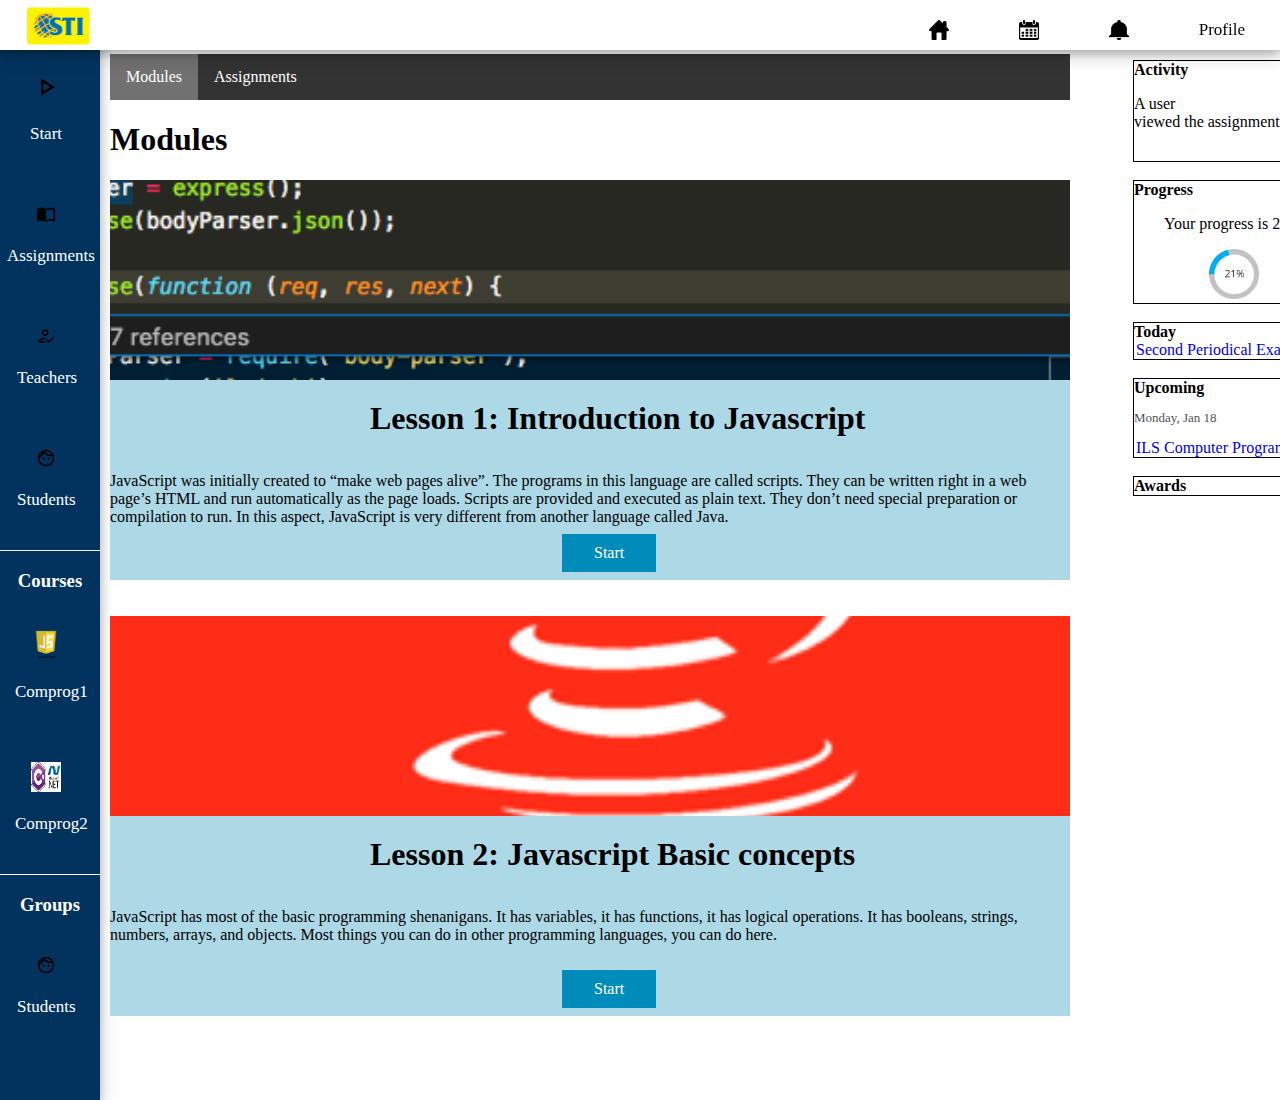
<file: Second periodical/subject2.html>
<!DOCTYPE html>
<html>
<head>
	<title></title>
	<link rel="preconnect" href="https://fonts.gstatic.com">
<link href="https://fonts.googleapis.com/css2?family=Open+Sans:wght@600&display=swap" rel="stylesheet">
  <link rel="stylesheet" href="style2.css">
	<meta name="viewport" content="width; initial-scale=1.0;">
	<link href="https://fonts.googleapis.com/icon?family=Material+Icons" rel="stylesheet">
</head>
<body>
<div class="topnav topnav-mobile">
  <img src="elms_logo.png" class="elms-logo">
  <a href="profile.html">Profile</a>
  <a href=""><img src="bell.png" width="20px" height="20px"></a>
  <a href=""><img src="calendar.png" width="20px" height="20px"></a>
     <a href="index.html"><img src="home.png" width="20px" height="20px"></a>
</div>
<div class="side-nav"> 
	<a href="#section4" class="side-nav-1"><img src="playbutton.svg" width="30" height="30" style="position: relative;left: 5px;"><p class="text-nav-position0">Start</p></a>
  <a href="subject2assignments.html" class="side-nav-2"><img src="book.svg" width="20" height="20" style="position: relative;left: 5px;"><p class="text-nav-position1">Assignments</p></a>
  <a href="#section2" class="side-nav-3"><img src="teacher.svg" width="20" height="20" style="position: relative;left: 5px;"><p class="text-nav-position2">Teachers</p></a>
   <a href="#section1" class="side-nav-4"><img src="student.svg" width="20" height="20" style="position: relative;left: 5px;"><p class="text-nav-position3">Students</p></a>
   <div class="line-end"></div>
   <center><h3 style="color: white;">Courses</h3></center>
     <a href="subject1.html" class="side-nav-4"><img src="javascript.png" width="30" height="30" style="position: relative;left: 5px;"><p class="text-nav-position3" style="position: relative;left: -2px;">Comprog1</p></a>
   <a href="subject2.html" class="side-nav-4"><img src="c.png" width="30" height="30" style="position: relative;left: 5px;"><p class="text-nav-position3" style="position: relative;left: -2px;">Comprog2</p></a>
   <div class="line-end"></div>
   <center><h3 style="color: white;">Groups</h3></center>
   <a href="#section1" class="side-nav-4"><img src="student.svg" width="20" height="20" style="position: relative;left: 5px;"><p class="text-nav-position3">Students</p></a>
</div>
<div class="right-container">
<div class="right-box-todo">
	<b>Activity</b>
	<br>
	<p>A user<br>viewed the assignment</p>
	
<div id="foo" style="display: none;">
</div>
</div>
	<br>
<div class="right-box-announcements">
	<b>Progress</b>
	<br>
	<p style="position: relative;left: 30px;">Your progress is 21%</p>
	<img src="progress.png" style="width: 50px;height: 50px; position: relative;left: 75px;">
</div>
	<br>
<div class="right-box-today">
	<b>Today</b>
	<br>
	<a href="subject1assignments.html" class="assignment-button2">Second Periodical Exam</a>
</div>
<br>
<div class="right-box-upcoming">
	<b>Upcoming</b>
	<p class="upcoming-date">Monday, Jan 18</p>
	<a href="subject2assignments.html" class="assignment-button2">ILS Computer Programming</a>
</div>
<br>
<div class="right-box-awards">
	<b>Awards</b>
</div>
<br>

</div>

</div>
<div class="container-dashboard-home">
	<ul>
  <li><a class="active" href="subject2.html">Modules</a></li>
  <li><a href="subject2assignments.html">Assignments</a></li>
</ul>
	<h1>Modules</h1>
	<div class="long-container-light"><div class="parallax-module-3"></div></div>
	<br>
	<div class="long-container-dark"><h1 class="text-module-javascript">Lesson 1: Introduction to Javascript</h1><br><p>JavaScript was initially created to “make web pages alive”.
The programs in this language are called scripts. They can be written right in a web page’s HTML and run automatically as the page loads.
Scripts are provided and executed as plain text. They don’t need special preparation or compilation to run.
In this aspect, JavaScript is very different from another language called Java.</p><br><a href=""><div class="button-1">Start</div></a></div>
	<br>
	<br>
	<div class="long-container-light2"><div class="parallax-module-4"></div></div>
	<br>
	<div class="long-container-dark2"><h1 class="text-module-javascript2">Lesson 2: Javascript Basic concepts</h1><br><p>JavaScript has most of the basic programming shenanigans. It has variables, it has functions, it has logical operations. It has booleans, strings, numbers, arrays, and objects. Most things you can do in other programming languages, you can do here.</p><br><br><a href=""><div class="button-1">Start</div></a></div>
</div>

<script type="text/javascript">
<!--
    function toggle_visibility(id) {
       var e = document.getElementById(id);
       if(e.style.display == 'none')
          e.style.display = 'block';
       else
          e.style.display = 'none';
    }
//-->
</script>
</body>
</html>
</file>
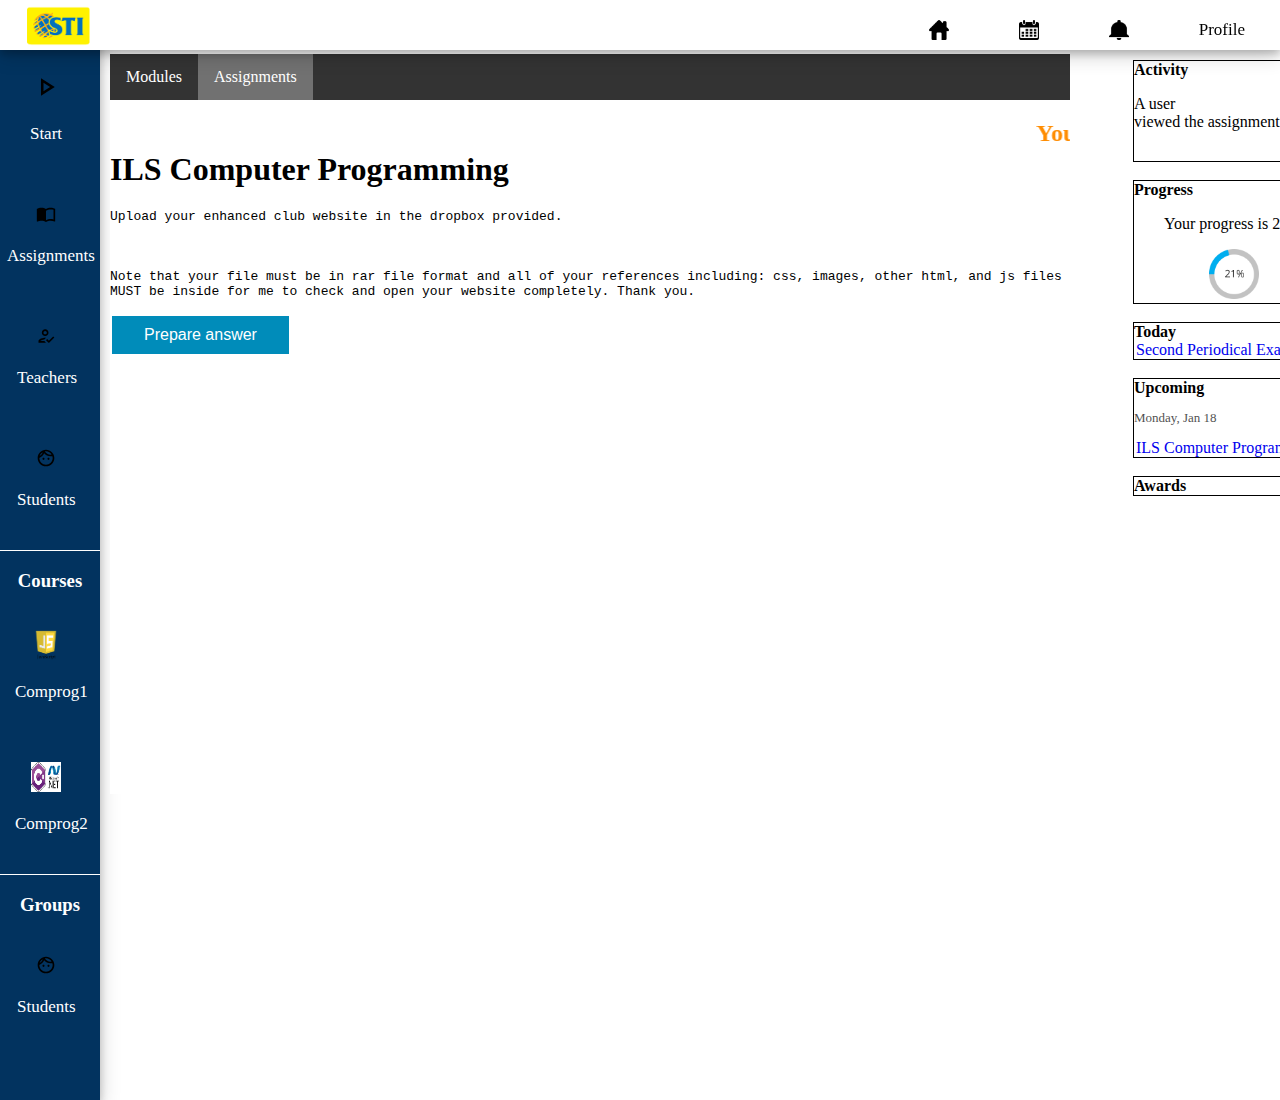
<file: Second periodical/subject2assignments.html>
<!DOCTYPE html>
<html>
<head>
	<title></title>
	<link rel="preconnect" href="https://fonts.gstatic.com">
<link href="https://fonts.googleapis.com/css2?family=Open+Sans:wght@600&display=swap" rel="stylesheet">
  <link rel="stylesheet" href="style2.css">
	<meta name="viewport" content="width; initial-scale=1.0;">
	<link href="https://fonts.googleapis.com/icon?family=Material+Icons" rel="stylesheet">
</head>
<body>
<div class="topnav topnav-mobile">
  <img src="elms_logo.png" class="elms-logo">
  <a href="profile.html">Profile</a>
  <a href=""><img src="bell.png" width="20px" height="20px"></a>
  <a href=""><img src="calendar.png" width="20px" height="20px"></a>
     <a href="index.html"><img src="home.png" width="20px" height="20px"></a>
</div>
<div class="side-nav"> 
	<a href="subject2.html" class="side-nav-1"><img src="playbutton.svg" width="30" height="30" style="position: relative;left: 5px;"><p class="text-nav-position0">Start</p></a>
  <a href="#section3" class="side-nav-2"><img src="book.svg" width="20" height="20" style="position: relative;left: 5px;"><p class="text-nav-position1">Assignments</p></a>
  <a href="#section2" class="side-nav-3"><img src="teacher.svg" width="20" height="20" style="position: relative;left: 5px;"><p class="text-nav-position2">Teachers</p></a>
   <a href="#section1" class="side-nav-4"><img src="student.svg" width="20" height="20" style="position: relative;left: 5px;"><p class="text-nav-position3">Students</p></a>
   <div class="line-end"></div>
   <center><h3 style="color: white;">Courses</h3></center>
       <a href="subject1.html" class="side-nav-4"><img src="javascript.png" width="30" height="30" style="position: relative;left: 5px;"><p class="text-nav-position3" style="position: relative;left: -2px;">Comprog1</p></a>
   <a href="subject2.html" class="side-nav-4"><img src="c.png" width="30" height="30" style="position: relative;left: 5px;"><p class="text-nav-position3" style="position: relative;left: -2px;">Comprog2</p></a>
   <div class="line-end"></div>
   <center><h3 style="color: white;">Groups</h3></center>
   <a href="#section1" class="side-nav-4"><img src="student.svg" width="20" height="20" style="position: relative;left: 5px;"><p class="text-nav-position3">Students</p></a>
</div>
<div class="right-container">
<div class="right-box-todo">
	<b>Activity</b>
	<br>
	<p>A user<br>viewed the assignment</p>
	
<div id="foo" style="display: none;">
</div>
</div>
	<br>
<div class="right-box-announcements">
	<b>Progress</b>
	<br>
	<p style="position: relative;left: 30px;">Your progress is 21%</p>
	<img src="progress.png" style="width: 50px;height: 50px; position: relative;left: 75px;">
</div>
	<br>
<div class="right-box-today">
	<b>Today</b>
	<br>
	<a href="subject1assignments.html" class="assignment-button2">Second Periodical Exam</a>
</div>
<br>
<div class="right-box-upcoming">
	<b>Upcoming</b>
	<p class="upcoming-date">Monday, Jan 18</p>
	<a href="subject2assignments.html" class="assignment-button2">ILS Computer Programming</a>
</div>
<br>
<div class="right-box-awards">
	<b>Awards</b>
</div>
<br>

</div>

</div>
<div class="container-dashboard-home">
	<ul>
  <li><a  href="subject2.html">Modules</a></li>
  <li><a class="active" href="subject2assignments.html">Assignments</a></li>
</ul>
	<marquee scrollamount="4"><h2 style="color: darkorange;">You have upcoming assignment!</h2></marquee>
	<h1 style="margin-top: -20px;">ILS Computer Programming</h1>
	<pre>Upload your enhanced club website in the dropbox provided.

 

Note that your file must be in rar file format and all of your references including: css, images, other html, and js files 
MUST be inside for me to check and open your website completely. Thank you.</pre>
<a href="#"><button class="button">Prepare answer</button></a>
</div>

<script type="text/javascript">
<!--
    function toggle_visibility(id) {
       var e = document.getElementById(id);
       if(e.style.display == 'none')
          e.style.display = 'block';
       else
          e.style.display = 'none';
    }
//-->
</script>
</body>
</html>
</file>
<file: Second periodical/style2.css>
html{
      scroll-behavior: smooth;
  }
body {
    margin: 0;
    overflow-x: hidden;
}
/* Desktop view */
  .side-nav{
     overflow: hidden;
  background-color: #02335f;
  top: 0;
  left: 0;
  width: 100px;
  height: 1100px;
   box-shadow: 0 4px 8px 0 rgba(0, 0, 0, 0.2), 0 6px 20px 0 rgba(0, 0, 0, 0.19);
   z-index: -1;
  }
  .side-nav a{
  display: block;
  color: white;
  text-align: center;
  margin-left: -18px;
  padding: 20px 35px;
  text-decoration: none;
  font-size: 17px;
  border-bottom: 3px solid transparent;
  z-index: 100;
  }
  .side-nav a:hover {
  background-color:#87ceeb;
}
.side-nav-1{
  margin-top: 52px;
}
.text-nav-position1{
  position: relative;
  left: -10px;
}
.text-nav-position0{
  position: relative;
  left: 5px;
}
.right-container{
  margin-left: 1120px;
  margin-top: -1040px;
}
.right-box-todo{
  text-decoration: none;
  border: 1px solid black;
  margin-left: 13px;
  height: 100px;
  width: 202px;
}
.right-box-announcements{
  text-decoration: none;
  border: 1px solid black;
  margin-left: 13px;
  width: 202px;
}
.right-box-today{
  text-decoration: none;
  border: 1px solid black;
  margin-left: 13px;
  width: 202px;
}
.right-box-upcoming{
  text-decoration: none;
  border: 1px solid black;
  margin-left: 13px;
  width: 202px;
}
.right-box-awards{
  text-decoration: none;
  border: 1px solid black;
  margin-left: 13px;
  width: 202px;
}
.right-box-online{
  text-decoration: none;
  border: 1px solid black;
  margin-left: 13px;
  width: 202px;
}
.btn-assignment{
  position: relative;
  top: 3px;
  margin-left: 5px;
  width:20px;
  height:20px;
}
.assignment-button1{
  text-decoration: none;
  margin-left: 2px;
}
.assignment-button2{
  text-decoration: none;
  margin-left: 2px;
}
.upcoming-date{
  opacity: 0.7;
  font-size: 13px;
}
.container-dashboard{
  margin-left: 110px;
  margin-top: -590.5px;
  width: 75%;
  height: 500px;
  background-color: white;
}
/*for subject1*/
.container-dashboard-home{
  margin-left: 110px;
  margin-top: -460px;
  width: 75%;
  height: 740px;
  background-color: white;
}
div.gallery {
  margin: 5px;
  margin-top: 10px;
  border: 1px solid gray;
  float: left;
  width: 250px;
}

div.gallery:hover {
  border: 1px solid blue;
}

div.gallery img {
  width: 100%;
  height: 200px;
  overflow: hidden;
  object-fit: cover;
}

div.desc {
  padding: 15px;
  text-align: center;
  background: white;
}
.movement-announcement{
  width: 100%;
  height: 57px;
  background-color: yellow;
}
.progress-size{
  width: 10px;
  height: 10px;
}
.button {
  background-color: #008CBA; 
  border: none;
  color: white;
  padding: 10px 32px;
  text-align: center;
  text-decoration: none;
  display: inline-block;
  font-size: 16px;
  margin: 4px 2px;
  cursor: pointer;
}
.button-1{
   background-color: #008CBA; 
  border: none;
  color: white;
  position: relative;
  top: -30px;
  left: 450px;
  padding: 10px 32px;
  text-align: center;
  text-decoration: none;
  display: inline-block;
  font-size: 16px;
  margin: 4px 2px;
  cursor: pointer;
}
.elms-logo{
    position: relative; left: -1%; height: 50px; padding: 1px 35px;
  }
 .topnav {
 overflow: hidden;
  background-color: #fff;
  position: fixed;
  top: 0;
  left: 0;
  width: 100%;
  height: 50px;
   box-shadow: 0 4px 8px 0 rgba(0, 0, 0, 0.2), 0 6px 20px 0 rgba(0, 0, 0, 0.19);
   z-index: 1;
}

.topnav a {
  float: right;
  display: block;
  color: black;
  text-align: center;
  padding: 20px 35px;
  text-decoration: none;
  font-size: 17px;
  border-bottom: 3px solid transparent;
  z-index: 100;
}

.topnav a:hover {
  background-color:#87ceeb;
}
  .parallax {
  /* The image used */

  background-image: url("Aztech.jpg");


  /* Set a specific height */
  min-height: 600px; 

  /* Create the parallax scrolling effect */
  background-attachment: fixed;
  background-position: center;
  background-repeat: no-repeat;
  background-size: cover;
}
.duck{
  height:250px;
  padding: 2px;
  background-color: #003256;
  color: white;
  font-size:36px
}
.text{
  color: white;
  background-color: red;
  height: 250px;
  opacity: 0.7;
}
.text-background{
  position: relative;
  top: 40%;
  font-size: 20px;
}
.box{
  height: 3px;
  border-style: none;
  box-shadow: 0 4px 8px 0 rgba(0, 0, 0, 0.2), 0 6px 20px 0 rgba(0, 0, 0, 0.19);
}
  /* Slideshow container */
.slideshow-container {
  max-width: 1000px;
  position: relative;
  margin: auto;
  z-index: -1;
}

/* Next & previous buttons */
.prev, .next {
  cursor: pointer;
  position: absolute;
  top: 0;
  top: 50%;
  width: auto;
  margin-top: -22px;
  padding: 16px;
  color: white;
  font-weight: bold;
  font-size: 18px;
  transition: 0.6s ease;
  border-radius: 0 3px 3px 0;
  z-index: 1;
}

/* Position the "next button" to the right */
.next {
  right: 0;
  border-radius: 3px 0 0 3px;
  z-index: 1;
}

/* On hover, add a black background color with a little bit see-through */
.prev:hover, .next:hover {
  background-color: rgba(0,0,0,0.8);
  z-index: 1;
}

/* Caption text */
.text {
  color: #fff;
  font-size: 15px;
  padding: 8px 12px;
  position: absolute;
  bottom: 5px;
  width: 97.5%;
  text-align: center;
}

/* Number text (1/3 etc) */
.numbertext {
  color: #f2f2f2;
  font-size: 12px;
  padding: 8px 12px;
  position: absolute;
  top: 0;
}

/* The dots/bullets/indicators */
.dot {
  cursor:pointer;
  height: 30px;
  width: 30px;
  margin: 0 2px;
  text-align: center;
  background-color: red;
  border-radius: 50%;
  display: inline-block;
  transition: background-color 0.6s ease;
}

.active, .dot:hover {
  background-color: #717171;
}

/* Fading animation */
.fade {
  -webkit-animation-name: fade;
  -webkit-animation-duration: 1.5s;
  animation-name: fade;
  animation-duration: 1.5s;
}

@-webkit-keyframes fade {
  from {opacity: .4}
  to {opacity: 1}
}
.background1{

  background-image: url("games.gif");
  /* Set a specific height */
  min-height: 500px; 

  /* Create the parallax scrolling effect */
  background-attachment: fixed;
  background-position: center;
  background-repeat: no-repeat;
  background-size: cover;
}
.background2{
  background-image: url("Aztech1.jpg");
  /* Set a specific height */
  min-height: 400px; 

  /* Create the parallax scrolling effect */
  background-attachment: fixed;
  background-position: center;
  background-repeat: no-repeat;
  background-size: cover;
}
.gradient2{
  background-color: rgba(34,49,63,0.5);
  height: 650px;
  color: white;
  font-family: Open Sans;
  text-align: center;
}
.Adviser{
  border-radius: 50%;
}
@keyframes fade {
  from {opacity: .4}
  to {opacity: 1}
}
.container2{
  font-family: Open Sans;
  text-align: center;
}
.container2{
  line-height: 0.8;
}
.dropbtn{
  position: absolute;
  visibility: hidden;
}
.link-class{
  position: absolute;
  visibility: hidden;
}
.space-mobile{
  position: absolute;
  visibility: hidden;
}
.dropdown-container{
  position: absolute;
  visibility: hidden;
}
/* For subject1*/
ul {
  list-style-type: none;
  margin: 0;
  padding: 0;
  overflow: hidden;
  background-color: #333;
}

li {
  float: left;
}

li a {
  display: block;
  color: white;
  text-align: center;
  padding: 14px 16px;
  text-decoration: none;
}

li a:hover {
  background-color: #111;
}
.long-container-light{
  background-color: red;
  width: 100%;
  height: 100px;
}
.long-container-dark{
  background-color: lightblue;
  margin-top: 82px;
  width: 100%;
  height: 200px;
}
.long-container-light2{
  width: 100%;
  height: 100px;
}
.long-container-dark2{
  background-color: lightblue;
  margin-top: 82px;
  width: 100%;
  height: 200px;
}
.parallax-module-1 {
  /* The image used */
  background-image: url("moduleimage.jpg");

  /* Set a specific height */
  min-height: 200px; 

  /* Create the parallax scrolling effect */
  background-attachment: fixed;
  background-position: center;
  background-repeat: no-repeat;
  background-size: cover;
}
.parallax-module-2 {
   background-image: url("moduleimage2.jpg");

  /* Set a specific height */
  min-height: 200px; 

  /* Create the parallax scrolling effect */
  background-attachment: fixed;
  background-position: center;
  background-repeat: no-repeat;
  background-size: cover;
}
.parallax-module-3{
  background-image: url("javascript1.png");

  /* Set a specific height */
  min-height: 200px; 

  /* Create the parallax scrolling effect */
  background-attachment: fixed;
  background-position: center;
  background-repeat: no-repeat;
  background-size: cover;
}
.parallax-module-4{
  background-image: url("javascript2.png");

  /* Set a specific height */
  min-height: 200px; 

  /* Create the parallax scrolling effect */
  background-attachment: fixed;
  background-position: center;
  background-repeat: no-repeat;
  background-size: cover;
}
.text-module{
  position: relative;
  top: 20px;
  margin-left: 310px;
}
.text-module-javascript{
  position: relative;
  top: 20px;
  margin-left: 260px;
}
.text-module-javascript2{
  position: relative;
  top: 20px;
  margin-left: 260px;
}
.line-end{
  background-color: white;
  width: 100px;
  height: 1px;
}
.profile-dashboard{
  position: relative;
  top: 40px;
 border: 1px solid black;
 width: 97%;
 height: 200px;
 margin: 15px;
}
.profile-background{
  background-color: lightblue;
  width: 100%;
  height: 100px;
}
.profile-position{
  background-color: green;
  width: 100%;
  height: 2px;
}
.avatar {
  vertical-align: middle;
  margin-top: -70px;
  margin-left: 30px;
  width: 100px;
  height: 100px;
  border-radius: 50%;
}
.name-position{
  margin-left: 145px;
  margin-top: -70px;
}
.section-position{
  margin-left: 145px;
  margin-top: -20px;
}
.campus-position{
  color: blue;
  margin-top: 35px;
  margin-left: 17px;
}
}
</file>
<file: King_Club_Website_Javascript/style.css>
* {
  box-sizing: border-box;
}
html{
      scroll-behavior: smooth;
  }
body {
    margin: 0;
    overflow-x: hidden;
}
/* Desktop view */
@media screen and (min-width: 600px) {
  .background-cover{
    background-color: blue;
    width: 100%;
    height: 180px;
  }
  .background-line{
    background-color: green;
    width: 100%;
    height: 3px;
  }
  .profile-about{
    background-color: white;
    float: left;
    height: 500px;
    width: 300px;
  }
  .profile-about2{
    background-color: white;
    float: left;
    height: 500px;
    width: 800px;
  }
  .profile-about3{
    background-color: white;
    float: left;
    height: 500px;
    width: 249px;
  }
  .column {
    background-color: white;
  float: left;
  width: 20%;
  height: 1000px; /* Should be removed. Only for demonstration */
}
.column b:hover{
  color: red;
}
.column2 b:hover{
  color: red;
}
.column1 {
  background-color: white;
  float: left;
  width: 58%;
  height: 1000px; /* Should be removed. Only for demonstration */
}
.column2 {
  background-color: white;
  float: left;
  width: 21.5%;
  height: 1000px; /* Should be removed. Only for demonstration */
}
.position-name{
  display: inline-block;
  margin-left: 4px;
}
.text-margin{
  margin: 10px;
}
.text-margin2{
  margin: 10px;
}
.avatar {
  vertical-align: middle;
  width: 50px;
  height: 50px;
  border-radius: 50%;
  display: inline-block;
}
.avatar2{
  vertical-align: middle;
  width: 50px;
  height: 50px;
  display: inline-block;
}
.avatar3{
  vertical-align: middle;
  margin-top: 7px;
  width: 50px;
  height: 50px;
  display: inline-block;
}
.avatar4{
  vertical-align: middle;
  margin-top: 7px;
  width: 50px;
  height: 50px;
  display: inline-block;
}
.avatar5{
  vertical-align: middle;
  margin-top: 7px;
  width: 50px;
  height: 50px;
  display: inline-block;
}
.avatar6{
  vertical-align: middle;
  margin-top: 7px;
  width: 50px;
  height: 50px;
  display: inline-block;
}
.line-profile{
  background-color: black;
  width: 100%;
  height: 1px;
}
.line-profile2{
  background-color: black;
  margin-left:auto; 
  margin-right: auto; 
  width: 90%;
  height: 1px;
}
.welcome-text{
  display: block;
  margin-left: auto;
  margin-right: auto;
  margin-top: -100px;
  width: 50%;
}
.number-line{
  display: inline;
}
.newsfeed-container{
  background-color: white;
  width: 100%;
  height: 1800px;
}
.profile-background{
  background-color: white;
  border-radius: 25px;
  border: 0.5px solid gray;
  width: 600px;
  height: 160px;
  margin-left: 15px;
  margin:auto;
}
textarea{
  overflow: auto;
  outline: none;
  -webkit-box-shadow: none;
    -moz-box-shadow: none;
    box-shadow: none;
  width: 500px;
  height: 92px;
  font-size: 20px;
  margin-left:60px;
  margin-top: -30px;
  border: none;
  resize: none;
}
.button {
  background-color: lightblue; /* Green */
  border-radius: 25px;
  float: right;
  border: none;
  color: black;
  padding: 5px 25px;
  text-align: center;
  text-decoration: none;
  display: inline-block;
  font-size: 16px;
  margin: 4px 10px;
  cursor: pointer;
}
.post-background{
  background-color: #e1e4e8;
  border-radius: 25px;
  width: 600px;
  height: 700px;
  margin: auto;
}
.time{
  display: inline;
  position: relative;
  left: 12px;
  top: 9px;
}
.post-image-container{
  background-color: blue;
  width: 600px;
  height: 230px;
}

.container-comment{
  background-color: #add2ff;
  position: relative; top: -30px;
  left: 15px;
  border-radius: 25px;
  width: 500px;
  height: 60px;
  display: inline-block;
}
 .topnav {
  overflow: hidden;
  background-color: #fff;
  position: relative;
  top: 0;
  left: 0;
  width: 100%;
   box-shadow: 0 4px 8px 0 rgba(0, 0, 0, 0.2), 0 6px 20px 0 rgba(0, 0, 0, 0.19);
   z-index: 1;
}

.topnav a {
  float: right;
  display: block;
  color: black;
  text-align: center;
  padding: 20px 35px;
  text-decoration: none;
  font-size: 17px;
  border-bottom: 3px solid transparent;
  z-index: 100;
}

.topnav a:hover {
  background-color:#87ceeb;
}
  .parallax {
  /* The image used */

  background-image: url("Aztech.jpg");


  /* Set a specific height */
  min-height: 600px; 

  /* Create the parallax scrolling effect */
  background-attachment: fixed;
  background-position: center;
  background-repeat: no-repeat;
  background-size: cover;
}
.duck{
  height:250px;
  padding: 2px;
  background-color: #003256;
  color: white;
  font-size:36px
}
.text{
  color: white;
  background-color: red;
  height: 250px;
  opacity: 0.7;
}
.text-background{
  position: relative;
  top: 40%;
  font-size: 20px;
}
.box{
  height: 3px;
  border-style: none;
  box-shadow: 0 4px 8px 0 rgba(0, 0, 0, 0.2), 0 6px 20px 0 rgba(0, 0, 0, 0.19);
}
  /* Slideshow container */
.slideshow-container {
  max-width: 1000px;
  position: relative;
  margin: auto;
  z-index: -1;
}

/* Next & previous buttons */
.prev, .next {
  cursor: pointer;
  position: absolute;
  top: 0;
  top: 50%;
  width: auto;
  margin-top: -22px;
  padding: 16px;
  color: white;
  font-weight: bold;
  font-size: 18px;
  transition: 0.6s ease;
  border-radius: 0 3px 3px 0;
  z-index: 1;
}

/* Position the "next button" to the right */
.next {
  right: 0;
  border-radius: 3px 0 0 3px;
  z-index: 1;
}

/* On hover, add a black background color with a little bit see-through */
.prev:hover, .next:hover {
  background-color: rgba(0,0,0,0.8);
  z-index: 1;
}

/* Caption text */
.text {
  color: #fff;
  font-size: 15px;
  padding: 8px 12px;
  position: absolute;
  bottom: 5px;
  width: 97.5%;
  text-align: center;
}

/* Number text (1/3 etc) */
.numbertext {
  color: #f2f2f2;
  font-size: 12px;
  padding: 8px 12px;
  position: absolute;
  top: 0;
}

/* The dots/bullets/indicators */
.dot {
  cursor:pointer;
  height: 30px;
  width: 30px;
  margin: 0 2px;
  text-align: center;
  background-color: red;
  border-radius: 50%;
  display: inline-block;
  transition: background-color 0.6s ease;
}

.active, .dot:hover {
  background-color: #717171;
}

/* Fading animation */
.fade {
  -webkit-animation-name: fade;
  -webkit-animation-duration: 1.5s;
  animation-name: fade;
  animation-duration: 1.5s;
}

@-webkit-keyframes fade {
  from {opacity: .4}
  to {opacity: 1}
}
.background1{

  background-image: url("games.gif");
  /* Set a specific height */
  min-height: 500px; 

  /* Create the parallax scrolling effect */
  background-attachment: fixed;
  background-position: center;
  background-repeat: no-repeat;
  background-size: cover;
}
.background2{
  background-image: url("Aztech1.jpg");
  /* Set a specific height */
  min-height: 400px; 

  /* Create the parallax scrolling effect */
  background-attachment: fixed;
  background-position: center;
  background-repeat: no-repeat;
  background-size: cover;
}
.gradient2{
  background-color: rgba(34,49,63,0.5);
  height: 650px;
  color: white;
  font-family: Open Sans;
  text-align: center;
}
.Adviser{
  border-radius: 50%;
}
@keyframes fade {
  from {opacity: .4}
  to {opacity: 1}
}
.container2{
  font-family: Open Sans;
  text-align: center;
}
.container2{
  line-height: 0.8;
}
.dropbtn{
  position: absolute;
  visibility: hidden;
}
.link-class{
  position: absolute;
  visibility: hidden;
}
.space-mobile{
  position: absolute;
  visibility: hidden;
}
.dropdown-container{
  position: absolute;
  visibility: hidden;
}
.text-mobile{
  visibility: hidden;
  position: absolute;
}
.container-mobile{
  visibility: hidden;
  position: absolute;
}
}/* Mobile view para sa mga Phones */

@media screen and (max-width: 600px) {
  .column {
    background-color: red;
  float: left;
  width: 20%;
  height: 600px; /* Should be removed. Only for demonstration */
  visibility: hidden;
  position: absolute;
}
.text-mobile{
  color: black;
  font-family: 'Open Sans';
  margin: 0;
}
.text-margin{
  margin: 4px;
}
.column1 {
  background-color: white;
  float: left;
  width: 100%;
  height: 600px; /* Should be removed. Only for demonstration */
  visibility: hidden;
  position: absolute;
}
.column2 {
  background-color: orange;
  float: left;
  width: 21.5%;
  height: 600px; /* Should be removed. Only for demonstration */
  visibility: hidden;
  position: absolute;
}
   .topnav-mobile {
  overflow: hidden;
  background-color: #fff;
  position: relative;
  top: 0;
  left: 0;
  width: 100%;
   box-shadow: 0 4px 8px 0 rgba(0, 0, 0, 0.2), 0 6px 20px 0 rgba(0, 0, 0, 0.19);
}

.topnav-mobile a {
  float: right;
  display: block;
  color: black;
  text-align: center;
  padding: 10px 20px;
  text-decoration: none;
  font-size: 17px;
  border-bottom: 3px solid transparent;
}

.topnav-mobile a:hover {
  border-bottom: 3px solid red;
}

.topnav-mobile a.active {
  border-bottom: 3px solid red;
}
  .slideshow-container-mobile{
    position: absolute;
    visibility: hidden;
  }
  .dot-mobile{
    visibility: hidden;
  }
  .duck-mobile{
    height:280px;
  padding: 2px;
  background-color: #003256;
  color: white;
  font-size:36px
  }
  .container2-mobile{
    font-family: Open Sans;
  text-align: center;
  }
  .background2-mobile{
    background-image: url("Aztech1.jpg");
  /* Set a specific height */
  min-height: 400px; 

  /* Create the parallax scrolling effect */
  background-attachment: fixed;
  background-position: center;
  background-repeat: no-repeat;
  background-size: cover;
  }
  .gradient2-mobile{
    background-color: rgba(34,49,63,0.5);
  height: 650px;
  color: white;
  font-family: Open Sans;
  text-align: center;
  }
  .Adviser-mobile{
    border-radius: 50%;
  }
  .parallax-mobile{
     background-image: url("cover-mobile.jpg");
  /* Set a specific height */
  min-height: 400px; 

  /* Create the parallax scrolling effect */
  background-attachment: fixed;
  background-position: center;
  background-repeat: no-repeat;
  background-size: cover;
  }
  .background1-mobile{
    background-image: url("games.gif");
  /* Set a specific height */
  min-height: 500px; 

  /* Create the parallax scrolling effect */
  background-attachment: fixed;
  background-position: center;
  background-repeat: no-repeat;
  background-size: cover;
  z-index: -1;
  }
  .dropbtn {
  background-color: #3498DB;
  color: white;
  padding: 16px;
  font-size: 16px;
  border: none;
  cursor: pointer;
}
  .dropbtn2 {
  background-color: #3498DB;
  color: white;
  padding: 16px;
  font-size: 16px;
  border: none;
  cursor: pointer;
}

.dropbtn:hover, .dropbtn:focus {
  background-color: #2980B9;
}

.dropdown {
  display: inline-block;
  z-index: -1;
}

.dropdown-content {
  display: none;
  position: absolute;
  left: 4%;
  background-color: #f1f1f1;
  min-width: 160px;
   overflow: scroll;
  box-shadow: 0px 8px 16px 0px rgba(0,0,0,0.2);
  z-index: -1;
}

.dropdown-content a {
  color: black;
  padding: 12px 16px;
  text-decoration: none;
  display: block;
  z-index: -1;
}
.dropdown a:hover {background-color: #ddd;}

.show {display: block;}
.dropdown-container{
  height: 1270px;
  text-align: center;
}
.space-mobile{
}
.link-class{
  font-family: Open Sans;
}
</file>
